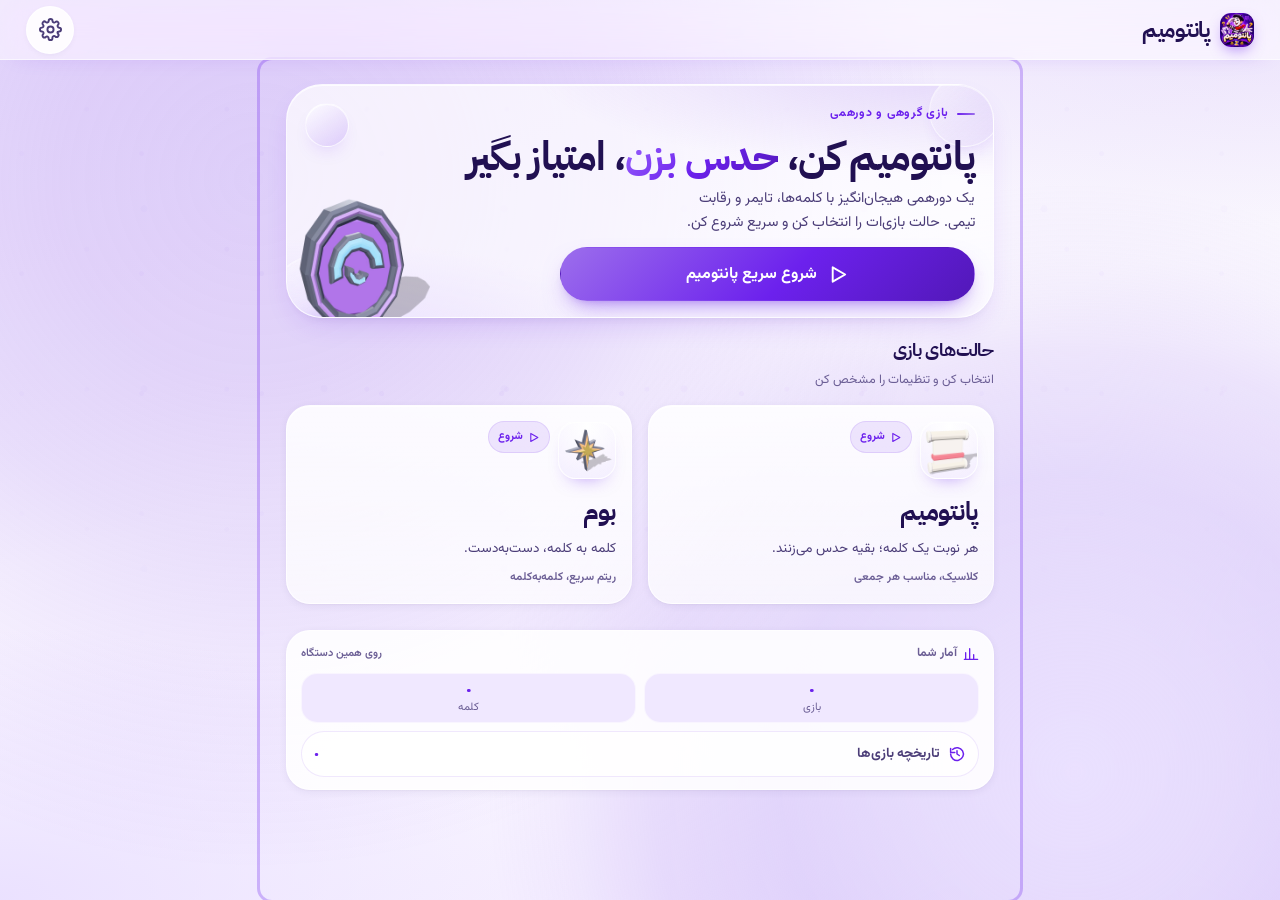
<file: index.html>
<!DOCTYPE html>
<html lang="fa" dir="rtl">
<head>
  <meta charset="UTF-8">
  <meta name="viewport" content="width=device-width, initial-scale=1, viewport-fit=cover, interactive-widget=resizes-content">
  <meta name="theme-color" content="#F7F3FF">
  <meta name="description" content="پانتومیم — بازی گروهی پانتومیم و حدس کلمه. کاملاً رایگان، بدون تبلیغات.">
  <title>پانتومیم | بازی گروهی پانتومیم</title>

  <!-- ضدکش: سرویس‌ورکر/کش قدیمی را پاک و صفحه را تازه می‌کند -->
  <script>
  (function () {
    try {
      var V = '2.5.20', K = 'adabazi_ver';
      var native = !!(window.Capacitor && window.Capacitor.isNativePlatform && window.Capacitor.isNativePlatform());
      if (native || location.protocol === 'file:') return;
      if (localStorage.getItem(K) === V) return;
      localStorage.setItem(K, V);
      var need = false, jobs = [];
      if (window.caches && window.caches.keys) {
        jobs.push(window.caches.keys().then(function (ks) {
          if (!ks.length) return null;
          need = true;
          return Promise.all(ks.map(function (n) { return window.caches.delete(n); }));
        }).catch(function () {}));
      }
      if (navigator.serviceWorker && navigator.serviceWorker.getRegistrations) {
        jobs.push(navigator.serviceWorker.getRegistrations().then(function (rs) {
          if (!rs.length) return null;
          need = true;
          return Promise.all(rs.map(function (r) { return r.unregister(); }));
        }).catch(function () {}));
      }
      Promise.all(jobs).then(function () { if (need) location.reload(); });
    } catch (e) {}
  })();
  </script>

<link rel="manifest" href="manifest.json">
  <link rel="icon" href="icons/icon-app.png" type="image/png">
  <link rel="apple-touch-icon" href="icons/icon-192.png">
  <meta name="apple-mobile-web-app-capable" content="yes">
  <meta name="mobile-web-app-capable" content="yes">
  <meta name="apple-mobile-web-app-status-bar-style" content="default">

  <link rel="preload" href="fonts/Vazirmatn-arabic.woff2" as="font" type="font/woff2" crossorigin>
  <link rel="preload" href="fonts/PlexArabic-700-arabic.woff2" as="font" type="font/woff2" crossorigin>
  <link rel="stylesheet" href="fonts/fonts.css">

  <link rel="stylesheet" href="css/tokens.css?v=2.5.20">
  <link rel="stylesheet" href="css/app.css?v=2.5.20">
</head>
<body>
  <div class="aurora" aria-hidden="true"><div class="aurora-grid"></div></div>

  <a class="skip-link" href="#main">پرش به محتوای اصلی</a>

  <header class="topbar" id="topbar">
    <button class="icon-btn" id="btn-back" type="button" aria-label="بازگشت" hidden></button>
    <div class="brand" id="brand">
      <img class="brand-mark" src="icons/icon-brand.png" alt="" width="34" height="34">
      <span class="brand-name">پانتومیم</span>
    </div>
    <div class="topbar-actions">
      <button class="icon-btn" id="btn-settings" type="button" aria-label="تنظیمات"></button>
    </div>
  </header>

  <main id="main" class="main" tabindex="-1"></main>

  <div id="toast-region" class="toast-region" role="status" aria-live="polite" aria-atomic="true"></div>
  <div id="modal-root"></div>

  <noscript>
    <div class="noscript">برای اجرای این بازی باید جاوااسکریپت مرورگر فعال باشد.</div>
  </noscript>

  <script src="js/icons.js?v=2.5.20"></script>
  <script src="js/assets3d.js?v=2.5.20"></script>
  <script src="js/store.js?v=2.5.20"></script>
  <script src="js/audio.js?v=2.5.20"></script>
  <script src="js/data.js?v=2.5.20"></script>
  <script src="js/confetti.js?v=2.5.20"></script>
  <script src="js/game.js?v=2.5.20"></script>
  <script src="js/app.js?v=2.5.20"></script>
</body>
</html>
</file>
<file: fonts/fonts.css>
/* فونت‌های محلی — بدون نیاز به اینترنت (OFL License) */

/* Lalezar — عربی/فارسی */
@font-face {
  font-family: 'Lalezar';
  font-style: normal;
  font-weight: 400;
  font-display: swap;
  src: url('Lalezar-arabic.woff2') format('woff2');
  unicode-range: U+0600-06FF, U+0750-077F, U+0870-0891, U+0897-08E1, U+08E3-08FF, U+200C-200E, U+2010-2011, U+204F, U+2E41, U+FB50-FDFF, U+FE70-FE74, U+FE76-FEFC, U+102E0-102FB, U+10E60-10E7E, U+10EC2-10EC7, U+10EC9-10EEE, U+10EF0-10EFF, U+1EE00-1EE03, U+1EE05-1EE1F, U+1EE21-1EE22, U+1EE24, U+1EE27, U+1EE29-1EE32, U+1EE34-1EE37, U+1EE39, U+1EE3B, U+1EE42, U+1EE47, U+1EE49, U+1EE4B, U+1EE4D-1EE4F, U+1EE51-1EE52, U+1EE54, U+1EE57, U+1EE59, U+1EE5B, U+1EE5D, U+1EE5F, U+1EE61-1EE62, U+1EE64, U+1EE67-1EE6A, U+1EE6C-1EE72, U+1EE74-1EE77, U+1EE79-1EE7C, U+1EE7E, U+1EE80-1EE89, U+1EE8B-1EE9B, U+1EEA1-1EEA3, U+1EEA5-1EEA9, U+1EEAB-1EEBB, U+1EEF0-1EEF1;
}

/* Lalezar — لاتین */
@font-face {
  font-family: 'Lalezar';
  font-style: normal;
  font-weight: 400;
  font-display: swap;
  src: url('Lalezar-latin.woff2') format('woff2');
  unicode-range: U+0000-00FF, U+0131, U+0152-0153, U+02BB-02BC, U+02C6, U+02DA, U+02DC, U+0304, U+0308, U+0329, U+2000-206F, U+20AC, U+2122, U+2191, U+2193, U+2212, U+2215, U+FEFF, U+FFFD;
}

/* Vazirmatn — عربی/فارسی (متغیر ۱۰۰ تا ۹۰۰) */
@font-face {
  font-family: 'Vazirmatn';
  font-style: normal;
  font-weight: 100 900;
  font-display: swap;
  src: url('Vazirmatn-arabic.woff2') format('woff2');
  unicode-range: U+0600-06FF, U+0750-077F, U+0870-0891, U+0897-08E1, U+08E3-08FF, U+200C-200E, U+2010-2011, U+204F, U+2E41, U+FB50-FDFF, U+FE70-FE74, U+FE76-FEFC, U+102E0-102FB, U+10E60-10E7E, U+10EC2-10EC7, U+10EC9-10EEE, U+10EF0-10EFF, U+1EE00-1EE03, U+1EE05-1EE1F, U+1EE21-1EE22, U+1EE24, U+1EE27, U+1EE29-1EE32, U+1EE34-1EE37, U+1EE39, U+1EE3B, U+1EE42, U+1EE47, U+1EE49, U+1EE4B, U+1EE4D-1EE4F, U+1EE51-1EE52, U+1EE54, U+1EE57, U+1EE59, U+1EE5B, U+1EE5D, U+1EE5F, U+1EE61-1EE62, U+1EE64, U+1EE67-1EE6A, U+1EE6C-1EE72, U+1EE74-1EE77, U+1EE79-1EE7C, U+1EE7E, U+1EE80-1EE89, U+1EE8B-1EE9B, U+1EEA1-1EEA3, U+1EEA5-1EEA9, U+1EEAB-1EEBB, U+1EEF0-1EEF1;
}

/* Vazirmatn — لاتین (متغیر ۱۰۰ تا ۹۰۰) */
@font-face {
  font-family: 'Vazirmatn';
  font-style: normal;
  font-weight: 100 900;
  font-display: swap;
  src: url('Vazirmatn-latin.woff2') format('woff2');
  unicode-range: U+0000-00FF, U+0131, U+0152-0153, U+02BB-02BC, U+02C6, U+02DA, U+02DC, U+0304, U+0308, U+0329, U+2000-206F, U+20AC, U+2122, U+2191, U+2193, U+2212, U+2215, U+FEFF, U+FFFD;
}

/* IBM Plex Sans Arabic — فونت نمایشی مدرن برای تیترها */
@font-face {
  font-family: 'Plex Arabic';
  font-style: normal;
  font-weight: 500;
  font-display: swap;
  src: url('PlexArabic-500-arabic.woff2') format('woff2');
  unicode-range: U+0600-06FF, U+0750-077F, U+0870-0891, U+0897-08E1, U+08E3-08FF, U+200C-200E, U+2010-2011, U+204F, U+2E41, U+FB50-FDFF, U+FE70-FE74, U+FE76-FEFC, U+102E0-102FB, U+10E60-10E7E, U+10EC2-10EC7, U+10EC9-10EEE, U+10EF0-10EFF, U+1EE00-1EE03, U+1EE05-1EE1F, U+1EE21-1EE22, U+1EE24, U+1EE27, U+1EE29-1EE32, U+1EE34-1EE37, U+1EE39, U+1EE3B, U+1EE42, U+1EE47, U+1EE49, U+1EE4B, U+1EE4D-1EE4F, U+1EE51-1EE52, U+1EE54, U+1EE57, U+1EE59, U+1EE5B, U+1EE5D, U+1EE5F, U+1EE61-1EE62, U+1EE64, U+1EE67-1EE6A, U+1EE6C-1EE72, U+1EE74-1EE77, U+1EE79-1EE7C, U+1EE7E, U+1EE80-1EE89, U+1EE8B-1EE9B, U+1EEA1-1EEA3, U+1EEA5-1EEA9, U+1EEAB-1EEBB, U+1EEF0-1EEF1;
}

@font-face {
  font-family: 'Plex Arabic';
  font-style: normal;
  font-weight: 500;
  font-display: swap;
  src: url('PlexArabic-500-latin-ext.woff2') format('woff2');
  unicode-range: U+0100-02BA, U+02BD-02C5, U+02C7-02CC, U+02CE-02D7, U+02DD-02FF, U+0304, U+0308, U+0329, U+1D00-1DBF, U+1E00-1E9F, U+1EF2-1EFF, U+2020, U+20A0-20AB, U+20AD-20C4, U+2113, U+2C60-2C7F, U+A720-A7FF;
}

@font-face {
  font-family: 'Plex Arabic';
  font-style: normal;
  font-weight: 500;
  font-display: swap;
  src: url('PlexArabic-500-latin.woff2') format('woff2');
  unicode-range: U+0000-00FF, U+0131, U+0152-0153, U+02BB-02BC, U+02C6, U+02DA, U+02DC, U+0304, U+0308, U+0329, U+2000-206F, U+20AC, U+2122, U+2191, U+2193, U+2212, U+2215, U+FEFF, U+FFFD;
}

@font-face {
  font-family: 'Plex Arabic';
  font-style: normal;
  font-weight: 600;
  font-display: swap;
  src: url('PlexArabic-600-arabic.woff2') format('woff2');
  unicode-range: U+0600-06FF, U+0750-077F, U+0870-0891, U+0897-08E1, U+08E3-08FF, U+200C-200E, U+2010-2011, U+204F, U+2E41, U+FB50-FDFF, U+FE70-FE74, U+FE76-FEFC, U+102E0-102FB, U+10E60-10E7E, U+10EC2-10EC7, U+10EC9-10EEE, U+10EF0-10EFF, U+1EE00-1EE03, U+1EE05-1EE1F, U+1EE21-1EE22, U+1EE24, U+1EE27, U+1EE29-1EE32, U+1EE34-1EE37, U+1EE39, U+1EE3B, U+1EE42, U+1EE47, U+1EE49, U+1EE4B, U+1EE4D-1EE4F, U+1EE51-1EE52, U+1EE54, U+1EE57, U+1EE59, U+1EE5B, U+1EE5D, U+1EE5F, U+1EE61-1EE62, U+1EE64, U+1EE67-1EE6A, U+1EE6C-1EE72, U+1EE74-1EE77, U+1EE79-1EE7C, U+1EE7E, U+1EE80-1EE89, U+1EE8B-1EE9B, U+1EEA1-1EEA3, U+1EEA5-1EEA9, U+1EEAB-1EEBB, U+1EEF0-1EEF1;
}

@font-face {
  font-family: 'Plex Arabic';
  font-style: normal;
  font-weight: 600;
  font-display: swap;
  src: url('PlexArabic-600-latin-ext.woff2') format('woff2');
  unicode-range: U+0100-02BA, U+02BD-02C5, U+02C7-02CC, U+02CE-02D7, U+02DD-02FF, U+0304, U+0308, U+0329, U+1D00-1DBF, U+1E00-1E9F, U+1EF2-1EFF, U+2020, U+20A0-20AB, U+20AD-20C4, U+2113, U+2C60-2C7F, U+A720-A7FF;
}

@font-face {
  font-family: 'Plex Arabic';
  font-style: normal;
  font-weight: 600;
  font-display: swap;
  src: url('PlexArabic-600-latin.woff2') format('woff2');
  unicode-range: U+0000-00FF, U+0131, U+0152-0153, U+02BB-02BC, U+02C6, U+02DA, U+02DC, U+0304, U+0308, U+0329, U+2000-206F, U+20AC, U+2122, U+2191, U+2193, U+2212, U+2215, U+FEFF, U+FFFD;
}

@font-face {
  font-family: 'Plex Arabic';
  font-style: normal;
  font-weight: 700;
  font-display: swap;
  src: url('PlexArabic-700-arabic.woff2') format('woff2');
  unicode-range: U+0600-06FF, U+0750-077F, U+0870-0891, U+0897-08E1, U+08E3-08FF, U+200C-200E, U+2010-2011, U+204F, U+2E41, U+FB50-FDFF, U+FE70-FE74, U+FE76-FEFC, U+102E0-102FB, U+10E60-10E7E, U+10EC2-10EC7, U+10EC9-10EEE, U+10EF0-10EFF, U+1EE00-1EE03, U+1EE05-1EE1F, U+1EE21-1EE22, U+1EE24, U+1EE27, U+1EE29-1EE32, U+1EE34-1EE37, U+1EE39, U+1EE3B, U+1EE42, U+1EE47, U+1EE49, U+1EE4B, U+1EE4D-1EE4F, U+1EE51-1EE52, U+1EE54, U+1EE57, U+1EE59, U+1EE5B, U+1EE5D, U+1EE5F, U+1EE61-1EE62, U+1EE64, U+1EE67-1EE6A, U+1EE6C-1EE72, U+1EE74-1EE77, U+1EE79-1EE7C, U+1EE7E, U+1EE80-1EE89, U+1EE8B-1EE9B, U+1EEA1-1EEA3, U+1EEA5-1EEA9, U+1EEAB-1EEBB, U+1EEF0-1EEF1;
}

@font-face {
  font-family: 'Plex Arabic';
  font-style: normal;
  font-weight: 700;
  font-display: swap;
  src: url('PlexArabic-700-latin-ext.woff2') format('woff2');
  unicode-range: U+0100-02BA, U+02BD-02C5, U+02C7-02CC, U+02CE-02D7, U+02DD-02FF, U+0304, U+0308, U+0329, U+1D00-1DBF, U+1E00-1E9F, U+1EF2-1EFF, U+2020, U+20A0-20AB, U+20AD-20C4, U+2113, U+2C60-2C7F, U+A720-A7FF;
}

@font-face {
  font-family: 'Plex Arabic';
  font-style: normal;
  font-weight: 700;
  font-display: swap;
  src: url('PlexArabic-700-latin.woff2') format('woff2');
  unicode-range: U+0000-00FF, U+0131, U+0152-0153, U+02BB-02BC, U+02C6, U+02DA, U+02DC, U+0304, U+0308, U+0329, U+2000-206F, U+20AC, U+2122, U+2191, U+2193, U+2212, U+2215, U+FEFF, U+FFFD;
}
</file>
<file: css/tokens.css>
/* ============================================================
   پانتومیم — Design System Foundation (Phase 1)
   هویت: Premium Playful 3D · Soft Glassmorphism · Purple Game
   اصول: خوانایی، عمق نرم، سلسله‌مراتب واضح، RTL، موبایل‌اول
   ============================================================ */

:root {
  /* ---------- رنگ‌های هسته (پالت کاربر) ---------- */
  --purple-900: #211052;
  --purple-700: #5218B8;
  --purple-600: #6C21ED; /* Primary */
  --purple-400: #9C6EEC; /* Secondary */
  --purple-200: #E9DFFF; /* Light */
  --purple-050: #F7F3FF; /* Background */
  --white:      #FFFFFF;

  /* ---------- بستر و سطوح ---------- */
  --bg:          var(--purple-050);
  --bg-2:        var(--white);
  --surface:     rgba(255, 255, 255, .78);   /* glass card */
  --surface-strong: rgba(255, 255, 255, .92);
  --surface-2:   rgba(255, 255, 255, .9);
  --surface-3:   #F0E8FF;   /* elevated tint */
  --surface-4:   #E4D7FF;

  /* ---------- متن ---------- */
  --text:         var(--purple-900);
  --text-dim:     #4B3D78;
  --text-faint:   #6B5E95;
  --text-on-accent: #FFFFFF;

  /* ---------- برند و تأکید ---------- */
  --primary:      var(--purple-600);
  --primary-2:    var(--purple-400);
  --primary-ink:  var(--purple-700);
  --primary-soft: rgba(108, 33, 237, .10);
  --primary-soft-2: rgba(108, 33, 237, .16);
  --indigo:       #5B3FD6;
  --indigo-soft:  rgba(91, 63, 214, .10);
  --accent:       var(--primary);
  --accent-soft:  var(--primary-soft);

  /* ---------- گرادیانت‌ها (امضای بصری) ---------- */
  --grad-primary: linear-gradient(135deg, #A06BFF 0%, var(--primary) 52%, var(--primary-ink) 100%);
  --grad-primary-soft: linear-gradient(135deg, rgba(156,110,236,.22), rgba(108,33,237,.10));
  --grad-surface: linear-gradient(180deg, rgba(255,255,255,.88), rgba(255,255,255,.72));
  --grad-hero: radial-gradient(120% 90% at 100% -10%, rgba(156,110,236,.28), transparent 55%),
               radial-gradient(90% 80% at 0% 110%, rgba(233,223,255,.95), transparent 55%),
               rgba(255,255,255,.70);

  /* ---------- وضعیت‌ها ---------- */
  --success:      #16A34A;
  --success-soft: rgba(22, 163, 74, .12);
  --warning:      #EA580C;
  --warning-soft: rgba(234, 88, 12, .12);
  --danger:       #DC2626;
  --danger-soft:  rgba(220, 38, 38, .10);
  --info:         #0891B2;
  --info-soft:    rgba(8, 145, 178, .12);
  --amber:        #D97706;

  /* ---------- خطوط و شیشه ---------- */
  --line:         rgba(108, 33, 237, .10);
  --line-2:       rgba(108, 33, 237, .16);
  --line-3:       rgba(108, 33, 237, .24);
  --line-accent:  rgba(108, 33, 237, .28);
  --glass-border: rgba(255, 255, 255, .72);
  --glass-border-strong: rgba(255, 255, 255, .86);
  --focus-ring:   0 0 0 3px rgba(108, 33, 237, .28);

  /* ---------- شعاع ---------- */
  --r-xs:  12px;
  --r-sm:  16px;
  --r-md:  22px;
  --r-lg:  30px;
  --r-xl:  36px;
  --r-pill: 999px;

  /* ---------- فاصله (ریتم ۴/۸) ---------- */
  --s-1: 4px;
  --s-2: 8px;
  --s-3: 12px;
  --s-4: 16px;
  --s-5: 24px;
  --s-6: 32px;
  --s-7: 48px;
  --s-8: 64px;

  /* ---------- عمق و سایه (۳ سطح) ---------- */
  --shadow-1: 0 2px 8px rgba(33, 16, 82, .06), 0 1px 2px rgba(33, 16, 82, .04);
  --shadow-2: 0 12px 30px -12px rgba(108, 33, 237, .22), 0 6px 14px -8px rgba(33, 16, 82, .10);
  --shadow-3: 0 30px 60px -20px rgba(108, 33, 237, .26), 0 10px 24px -10px rgba(33, 16, 82, .12);
  --shadow-primary: 0 12px 26px -10px rgba(108, 33, 237, .55), 0 4px 10px -6px rgba(82, 24, 184, .35);
  --inset-highlight: inset 0 1px 0 rgba(255,255,255,.75);

  /* ---------- بلور ---------- */
  --blur-sm: 10px;
  --blur-md: 16px;
  --blur-lg: 22px;

  /* ---------- تایپوگرافی ---------- */
  --font-display: 'Plex Arabic', 'Vazirmatn', system-ui, sans-serif;
  --font-ui:      'Vazirmatn', system-ui, -apple-system, 'Segoe UI', sans-serif;
  --font-word:    'Lalezar', 'Plex Arabic', system-ui, sans-serif;

  --fs-display: clamp(32px, 8.4vw, 52px);
  --fs-h1:      clamp(24px, 5.8vw, 34px);
  --fs-h2:      clamp(20px, 4.6vw, 25px);
  --fs-h3:      clamp(17px, 3.8vw, 20px);
  --fs-body:    clamp(15px, 3.6vw, 16.5px);
  --fs-sm:      13.5px;
  --fs-xs:      12px;

  --lh-tight: 1.25;
  --lh-snug:  1.45;
  --lh-body:  1.8;

  /* ---------- حرکت ---------- */
  --ease:      cubic-bezier(.2, .8, .2, 1);
  --ease-out:  cubic-bezier(.16, 1, .3, 1);
  --ease-back: cubic-bezier(.34, 1.35, .5, 1);
  --t-fast: 140ms;
  --t:      220ms;
  --t-slow: 340ms;

  /* ---------- چیدمان ---------- */
  --gutter: clamp(16px, 4.6vw, 26px);
  --maxw:   760px;
  --topbar-h: 60px;
  --dock-h: 88px;

  --section-gap: 28px;
  --pad-card: 18px;
  --pad-lg: 26px;

  /* ---------- آیکون ---------- */
  --icon-xs: 16px;
  --icon-sm: 19px;
  --icon-md: 23px;
  --icon-lg: 29px;
  --icon-xl: 36px;

  /* ---------- لایه‌ها ---------- */
  --z-bg: 0;
  --z-main: 1;
  --z-topbar: 40;
  --z-dock: 45;
  --z-toast: 60;
  --z-modal: 80;
}

@media (min-width: 768px) {
  :root {
    --section-gap: 40px;
    --pad-card: 22px;
    --pad-lg: 32px;
  }
}

/* رنگ تیم‌ها */
.t-0 { --team: #6C21ED; }
.t-1 { --team: #E11D48; }
.t-2 { --team: #0891B2; }
.t-3 { --team: #2563EB; }
.t-4 { --team: #16A34A; }
.t-5 { --team: #DB2777; }

@media (prefers-reduced-motion: reduce) {
  :root {
    --t-fast: 1ms; --t: 1ms; --t-slow: 1ms;
    --ease: linear; --ease-out: linear; --ease-back: linear;
  }
  *, *::before, *::after {
    animation-duration: .001ms !important;
    animation-iteration-count: 1 !important;
    transition-duration: .001ms !important;
    scroll-behavior: auto !important;
  }
}
</file>
<file: css/app.css>
/* ============================================================
   پانتومیم — استایل اصلی
   Premium Playful 3D · Soft Glassmorphism · Purple Aesthetic
   RTL · Mobile First
   ============================================================ */

*, *::before, *::after { box-sizing: border-box; }
[hidden] { display: none !important; }

html, body { height: 100%; }
/* اسکرول عمودی داخل ناحیه‌ی محتوا (.main) انجام می‌شود، نه روی خود body.
   نتیجه: صفحه‌های کوتاه هیچ اسکرول اضافه‌ای ندارند، داک پایین همیشه
   در پایین ناحیه‌ی دید می‌ماند و اسکرول بین صفحه‌ها همیشه از بالا شروع می‌شود. */
html { overflow: hidden; overflow-x: clip; }

body {
  margin: 0;
  display: flex;
  flex-direction: column;
  height: 100vh;
  height: 100dvh;
  overflow: hidden;
  background: var(--bg);
  color: var(--text);
  font-family: var(--font-ui);
  font-size: var(--fs-body);
  line-height: var(--lh-body);
  -webkit-font-smoothing: antialiased;
  text-rendering: optimizeLegibility;
  min-height: 100dvh;
}

::selection { background: rgba(108, 33, 237, .22); color: var(--text); }

/* اندازه‌ی پیش‌فرض آیکون‌های تزریق‌شده */
.main svg { width: var(--icon-md); height: var(--icon-md); }

/* ---------- پس‌زمینه: صحنه گرادیانی با عمق نرم ---------- */
.aurora {
  position: fixed;
  inset: 0;
  z-index: var(--z-bg);
  pointer-events: none;
  overflow: hidden;
  background:
    radial-gradient(120% 70% at 100% 0%, rgba(156,110,236,.18), transparent 55%),
    radial-gradient(90% 60% at 0% 100%, rgba(233,223,255,.9), transparent 50%),
    linear-gradient(165deg, #F7F3FF 0%, #FFFFFF 46%, #F1E9FF 100%);
}
/* لکه‌های نور پس‌زمینه — به‌جای filter: blur(80px) که روی GPU بسیار پرهزینه بود،
   از گرادیان چندمرحله‌ای نرم استفاده می‌شود (ظاهر یکسان، رندر چند برابر سریع‌تر). */
.aurora::before,
.aurora::after {
  content: "";
  position: absolute;
  border-radius: 50%;
  will-change: opacity;
}
.aurora::before {
  width: 108vw; height: 108vw;
  top: -40vw; inset-inline-end: -34vw;
  background: radial-gradient(circle closest-side,
    rgba(156, 110, 236, .30) 0%,
    rgba(146, 92, 232, .25) 28%,
    rgba(122, 60, 232, .16) 52%,
    rgba(108, 33, 237, .08) 72%,
    rgba(108, 33, 237, .03) 88%,
    transparent 100%);
}
.aurora::after {
  width: 92vw; height: 92vw;
  bottom: -36vw; inset-inline-start: -30vw;
  background: radial-gradient(circle closest-side,
    rgba(233, 223, 255, .92) 0%,
    rgba(226, 214, 252, .78) 26%,
    rgba(196, 172, 246, .40) 50%,
    rgba(156, 110, 236, .16) 72%,
    rgba(156, 110, 236, .05) 88%,
    transparent 100%);
}
.aurora-grid {
  position: absolute;
  inset: 0;
  opacity: .28;
  background-image:
    radial-gradient(circle at 18% 28%, rgba(108, 33, 237, .10) 0 2px, transparent 3px),
    radial-gradient(circle at 80% 16%, rgba(156, 110, 236, .12) 0 3px, transparent 4px),
    radial-gradient(circle at 62% 78%, rgba(108, 33, 237, .08) 0 2px, transparent 3px);
  background-size: 120px 120px, 180px 180px, 140px 140px;
  mask-image: radial-gradient(ellipse 90% 70% at 50% 30%, #000 30%, transparent 85%);
}

/* ---------- دسترس‌پذیری ---------- */
.skip-link {
  position: fixed;
  top: -120px;
  inset-inline-end: 16px;
  z-index: 200;
  background: var(--primary);
  color: #fff;
  padding: 12px 20px;
  border-radius: var(--r-sm);
  font-weight: 700;
  transition: top var(--t) var(--ease-out);
}
.skip-link:focus { top: 14px; }

:focus-visible {
  outline: none;
  box-shadow: var(--focus-ring);
  border-radius: var(--r-xs);
}

.noscript {
  margin: 24px;
  padding: 20px;
  background: var(--surface);
  border: 1px solid var(--line);
  border-radius: var(--r-md);
  text-align: center;
}

/* ---------- نوار بالا ---------- */
.topbar {
  position: sticky;
  top: 0;
  flex: none;
  z-index: var(--z-topbar);
  min-height: calc(var(--topbar-h) + env(safe-area-inset-top));
  display: flex;
  align-items: center;
  gap: var(--s-3);
  padding: env(safe-area-inset-top) var(--gutter) 0;
  background: rgba(255, 255, 255, .52);
  backdrop-filter: blur(var(--blur-md)) saturate(160%);
  -webkit-backdrop-filter: blur(var(--blur-md)) saturate(160%);
  border-bottom: 1px solid rgba(255, 255, 255, .55);
  box-shadow: 0 8px 24px -18px rgba(108, 33, 237, .28);
}

.brand { display: flex; align-items: center; gap: 10px; }
.brand-mark {
  width: 34px; height: 34px;
  flex: none;
  border-radius: 11px;
  object-fit: cover;
  box-shadow: 0 6px 14px -4px rgba(108, 33, 237, .5);
}
.brand-name {
  font-family: var(--font-display);
  font-size: 22px;
  font-weight: 700;
  line-height: 1;
  letter-spacing: -.01em;
}
.topbar-actions { margin-inline-start: auto; display: flex; align-items: center; gap: var(--s-2); }

.icon-btn {
  width: 48px; height: 48px;
  display: grid; place-items: center;
  border-radius: var(--r-pill);
  border: 1px solid rgba(255, 255, 255, .7);
  background: rgba(255, 255, 255, .88);
  color: var(--text-dim);
  cursor: pointer;
  -webkit-tap-highlight-color: transparent;
  touch-action: manipulation;
  box-shadow: 0 2px 8px -4px rgba(33, 16, 82, .12);
  transition: background var(--t) var(--ease), color var(--t) var(--ease), border-color var(--t) var(--ease), transform var(--t-fast) var(--ease), box-shadow var(--t) var(--ease);
}
.icon-btn:hover { color: var(--primary); border-color: var(--line-2); background: #fff; box-shadow: 0 6px 14px -8px rgba(108, 33, 237, .28); }
.icon-btn:active { transform: scale(.94); }
.icon-btn svg { width: var(--icon-md); height: var(--icon-md); }

/* ---------- چیدمان ---------- */
.main {
  position: relative;
  z-index: var(--z-main);
  flex: 1 1 auto;
  min-height: 0;
  max-width: var(--maxw);
  width: 100%;
  margin: 0 auto;
  padding: var(--s-5) var(--gutter) 0;
  overflow-y: auto;
  overflow-x: clip;
  overscroll-behavior-y: contain;
  -webkit-overflow-scrolling: touch;
}
.main:focus { outline: none; }

/* صفحه همیشه به اندازه‌ی ناحیه‌ی دید قد می‌کشد (بدون اسکرول اضافی)
   و فاصله‌ی پایین همان مقدار طراحی اصلی است. */
.screen {
  min-height: 100%;
  padding-bottom: calc(var(--s-8) + env(safe-area-inset-bottom));
  animation: rise var(--t-slow) var(--ease-out) both;
}
@keyframes rise {
  from { opacity: 0; transform: translateY(10px); }
  to   { opacity: 1; transform: none; }
}

/* ---------- عنوان بخش ---------- */
.lead { color: var(--text-dim); margin: 0 0 var(--s-4); font-size: var(--fs-body); }
.section-head {
  display: flex;
  align-items: center;
  justify-content: center;
  gap: 10px;
  text-align: center;
  margin: 24px 0 var(--s-3);
}
.section-head:first-child { margin-top: 0; }
.section-head .sh-bar {
  width: 3px; height: 18px;
  border-radius: 2px;
  background: var(--primary);
  flex: none;
}
.section-head .sh-txt { min-width: 0; }
.section-head h2 {
  font-family: var(--font-display);
  font-size: var(--fs-h3);
  font-weight: 700;
  letter-spacing: -.01em;
  margin: 0;
  line-height: var(--lh-tight);
}
.section-head p {
  margin: 3px 0 0;
  font-size: var(--fs-xs);
  color: var(--text-faint);
  line-height: 1.7;
}

/* ---------- کارت ---------- */
/* شیشه‌ی کارت بدون backdrop-filter (که روی GPU موبایل هر کارت یک
   snapshot از پس‌زمینه می‌گیرد و FPS اسکرول را نصف می‌کند).
   جبران با شفافیت بالاتر سطح انجام می‌شود تا ظاهر شیشه‌ای حفظ شود. */
.card {
  position: relative;
  background: rgba(255, 255, 255, .88);
  border: 1px solid rgba(255, 255, 255, .72);
  border-radius: var(--r-md);
  box-shadow: var(--shadow-1);
  padding: var(--pad-card);
}
.card-lg { border-radius: var(--r-lg); padding: var(--pad-lg); }
.card-accent { border-color: rgba(108, 33, 237, .18); box-shadow: var(--shadow-2); }

/* ---------- دکمه‌ها ---------- */
.btn {
  --btn-bg: rgba(255, 255, 255, .8);
  --btn-fg: var(--text);
  display: inline-flex;
  align-items: center;
  justify-content: center;
  gap: 9px;
  min-height: 52px;
  padding: 13px 22px;
  border: 1px solid var(--line-2);
  border-radius: var(--r-pill);
  background: var(--btn-bg);
  color: var(--btn-fg);
  font-family: var(--font-ui);
  font-size: var(--fs-body);
  font-weight: 700;
  cursor: pointer;
  -webkit-tap-highlight-color: transparent;
  touch-action: manipulation;
  box-shadow: 0 2px 8px -4px rgba(33, 16, 82, .10);
  transition: transform var(--t-fast) var(--ease), box-shadow var(--t) var(--ease), background var(--t) var(--ease), border-color var(--t) var(--ease), color var(--t) var(--ease), opacity var(--t) var(--ease);
}
.btn:hover { border-color: var(--line-3); box-shadow: 0 6px 16px -8px rgba(108, 33, 237, .20); }
.btn:active { transform: scale(.975); }
.btn:disabled { opacity: .45; cursor: default; transform: none; box-shadow: none; }
.btn svg { width: var(--icon-md); height: var(--icon-md); flex: none; }
.btn-lg { min-height: 58px; font-size: clamp(16px, 4.2vw, 18.5px); border-radius: var(--r-pill); }
.btn-block { width: 100%; }

.btn-primary {
  --btn-bg: linear-gradient(135deg, var(--primary-2) 0%, var(--primary) 55%, var(--primary-ink) 100%);
  --btn-fg: #fff;
  border-color: transparent;
  box-shadow: var(--shadow-primary);
}
.btn-primary:hover { filter: brightness(1.04); box-shadow: 0 14px 28px -10px rgba(108, 33, 237, .6); }
.btn-success {
  --btn-bg: linear-gradient(135deg, var(--primary-2) 0%, var(--primary) 55%, var(--primary-ink) 100%);
  --btn-fg: #fff;
  border-color: transparent;
  box-shadow: var(--shadow-primary);
}
.btn-success:hover { filter: brightness(1.04); }
.btn-danger {
  --btn-bg: linear-gradient(135deg, #EF4444, var(--danger));
  --btn-fg: #fff;
  border-color: transparent;
  box-shadow: 0 8px 20px -8px rgba(220, 38, 38, .45);
}
.btn-ghost {
  --btn-bg: rgba(255, 255, 255, .80);
  --btn-fg: var(--text-dim);
  border-color: var(--line-2);
  box-shadow: var(--shadow-1);
}
.btn-ghost:hover { --btn-fg: var(--text); border-color: var(--line-3); background: rgba(255, 255, 255, .85); }

/* ---------- داک پایین (نوار اقدام چسبانِ شیشه‌ای) ---------- */
.dock {
  position: sticky;
  bottom: 0;
  z-index: var(--z-dock);
  margin: var(--s-4) calc(var(--gutter) * -1) 0;
  padding: 14px var(--gutter) calc(14px + env(safe-area-inset-bottom));
  display: flex;
  gap: var(--s-2);
  /* محو نرم به سمت پس‌زمینه‌ی صفحه — بدون مستطیل سفید */
  background: linear-gradient(180deg, rgba(247, 243, 255, 0) 0%, rgba(247, 243, 255, .48) 46%, rgba(247, 243, 255, .88) 100%);
  -webkit-backdrop-filter: blur(16px) saturate(155%);
  backdrop-filter: blur(16px) saturate(155%);
}
.dock .btn { flex: 1; }

/* ---------- چیپ ---------- */
.chip {
  display: inline-flex;
  align-items: center;
  justify-content: center;
  gap: 7px;
  min-height: 46px;
  padding: 10px 16px;
  border: 1px solid var(--line-2);
  border-radius: var(--r-pill);
  background: rgba(255, 255, 255, .78);
  color: var(--text-dim);
  font-family: var(--font-ui);
  font-size: var(--fs-sm);
  font-weight: 700;
  cursor: pointer;
  -webkit-tap-highlight-color: transparent;
  touch-action: manipulation;
  transition: background var(--t) var(--ease), color var(--t) var(--ease), border-color var(--t) var(--ease), transform var(--t-fast) var(--ease), box-shadow var(--t) var(--ease);
}
.chip:hover { border-color: var(--line-3); color: var(--text); }
.chip:active { transform: scale(.96); }
.chip svg { width: var(--icon-sm); height: var(--icon-sm); }
.chip.is-on, .chip[aria-pressed="true"] {
  color: #fff;
  background: linear-gradient(135deg, var(--primary-2), var(--primary));
  border-color: transparent;
  box-shadow: var(--shadow-primary);
}
.chip-row { display: flex; flex-wrap: wrap; gap: var(--s-2); }
.chip-lg { min-height: 54px; padding: 12px 20px; font-size: var(--fs-body); font-weight: 700; }

.seg {
  display: grid;
  grid-auto-flow: column;
  grid-auto-columns: 1fr;
  gap: 4px;
  padding: 5px;
  border: 1px solid var(--line);
  border-radius: var(--r-md);
  background: var(--surface);
  box-shadow: var(--shadow-1);
}
.seg .chip { min-height: 44px; border-color: transparent; background: transparent; }
.seg .chip:hover { background: var(--surface-3); }
.seg .chip.is-on { background: var(--primary); box-shadow: var(--shadow-1); }

/* ---------- اورب آیکون ---------- */
.orb {
  display: grid;
  place-items: center;
  width: 52px; height: 52px;
  flex: none;
  border-radius: 16px;
  color: var(--orb, var(--primary));
  background: linear-gradient(145deg, color-mix(in srgb, var(--orb, var(--primary)) 18%, #fff), color-mix(in srgb, var(--orb, var(--primary)) 8%, #fff));
  border: 1px solid rgba(255, 255, 255, .7);
  box-shadow: 0 8px 16px -8px color-mix(in srgb, var(--orb, var(--primary)) 45%, transparent), inset 0 1px 0 rgba(255,255,255,.8);
}
.orb svg { width: var(--icon-lg); height: var(--icon-lg); }
.orb-sm { width: 40px; height: 40px; border-radius: 13px; }
.orb-sm svg { width: var(--icon-md); height: var(--icon-md); }

/* ---------- هیرو ---------- */
.hero {
  position: relative;
  overflow: hidden;
  padding: 22px 22px 20px;
  border-radius: var(--r-xl);
  border: 1px solid var(--glass-border);
  background: var(--grad-hero);
  box-shadow: var(--shadow-2), var(--inset-highlight);
}
.eyebrow {
  display: inline-flex;
  align-items: center;
  gap: 8px;
  font-size: var(--fs-xs);
  font-weight: 700;
  letter-spacing: .06em;
  color: var(--primary);
}
.eyebrow::before {
  content: "";
  width: 18px; height: 2px;
  border-radius: 2px;
  background: linear-gradient(90deg, var(--primary), var(--primary-2));
}
.hero h1 {
  font-family: var(--font-display);
  font-size: clamp(28px, 7.2vw, 46px);
  font-weight: 800;
  line-height: 1.22;
  letter-spacing: -.02em;
  margin: var(--s-2) 0 var(--s-2);
  color: var(--text);
}
.hero h1 em {
  font-style: normal;
  background: var(--grad-primary);
  -webkit-background-clip: text;
  background-clip: text;
  -webkit-text-fill-color: transparent;
}
.hero p {
  margin: 0 0 var(--s-4);
  color: var(--text-dim);
  font-size: var(--fs-body);
  line-height: 1.7;
  max-width: 44ch;
}
.hero-actions { display: flex; flex-wrap: wrap; gap: var(--s-2); }
.hero-actions .btn { flex: 1 1 100%; }
@media (min-width: 480px) { .hero-actions .btn { flex: 1 1 0; } }

/* ---------- خانه (بازطراحی) ---------- */
.home { display: flex; flex-direction: column; gap: 14px; }
.hero-home { padding: 18px 18px 16px; }
.hero-top { display: flex; align-items: center; justify-content: space-between; gap: 8px; position: relative; z-index: 1; }
.hero-badge {
  display: inline-flex; align-items: center; gap: 5px;
  padding: 5px 10px; border-radius: var(--r-pill);
  font-size: 11px; font-weight: 700; color: var(--primary-ink);
  background: rgba(255,255,255,.7); border: 1px solid var(--glass-border);
  box-shadow: var(--shadow-1);
}
.hero-badge svg { width: 14px; height: 14px; }
.hero-home h1 { font-size: clamp(26px, 6.8vw, 40px); margin: 8px 0 6px; position: relative; z-index: 1; }
.hero-home p { margin: 0 0 12px; font-size: 14.5px; line-height: 1.65; max-width: 38ch; position: relative; z-index: 1; }
.hero-home .hero-actions { position: relative; z-index: 1; }
.btn-hero { min-height: 54px; font-size: 16px; }
.hero-decor { position: absolute; inset: 0; pointer-events: none; }
.hero-bubble {
  position: absolute; border-radius: 50%;
  background: linear-gradient(145deg, rgba(255,255,255,.75), rgba(156,110,236,.18));
  border: 1px solid rgba(255,255,255,.7);
  box-shadow: var(--inset-highlight), 0 10px 20px -12px rgba(108,33,237,.35);
}
.hero-bubble.b1 { width: 72px; height: 72px; top: -10px; inset-inline-start: -8px; opacity: .7; }
.hero-bubble.b2 { width: 44px; height: 44px; top: 18px; inset-inline-end: 18px; background: linear-gradient(145deg, rgba(255,255,255,.8), rgba(108,33,237,.18)); }
.hero-bubble.b3 { width: 96px; height: 96px; bottom: -34px; inset-inline-end: -18px; opacity: .55; }

.home-section-head { margin-top: 2px; }
.home-section-head h2 { font-family: var(--font-display); font-size: 18px; font-weight: 800; margin: 0; letter-spacing: -.01em; }
.home-section-head p { margin: 2px 0 0; font-size: 12.5px; color: var(--text-faint); }
.home-modes { gap: 10px; }

.mode-card .mode-card-top { display: flex; align-items: flex-start; justify-content: space-between; gap: 8px; }
.mode-orb { width: 50px; height: 50px; border-radius: 16px; }
.mode-chip {
  display: inline-flex; align-items: center; gap: 4px;
  padding: 5px 9px; border-radius: var(--r-pill);
  font-size: 11px; font-weight: 700; color: var(--primary);
  background: var(--primary-soft); border: 1px solid rgba(108,33,237,.12);
}
.mode-chip svg { width: 13px; height: 13px; }
.mode-card-body { display: flex; flex-direction: column; gap: 4px; }
.mode-card-body h3 { margin: 0; font-family: var(--font-display); font-size: 18px; font-weight: 800; }
.mode-card-body p { margin: 0; font-size: 13px; color: var(--text-dim); line-height: 1.6; }
.mode-sub { font-size: 11.5px; color: var(--text-faint); font-weight: 600; margin-top: 2px; }
.mode-card-boom { background: linear-gradient(180deg, rgba(255,255,255,.82), rgba(245,238,255,.78)); }
.home-stats { margin-top: 0; }

/* ---------- خلاصه‌ی نتیجه سرعتی ---------- */
.speed-summary { display: flex; flex-wrap: wrap; gap: 8px; justify-content: center; margin-bottom: 12px; }
.speed-chip {
  display: inline-flex;
  align-items: baseline;
  gap: 5px;
  padding: 6px 12px;
  border-radius: var(--r-pill);
  background: var(--surface-3);
  border: 1px solid var(--line);
  font-size: var(--fs-xs);
  font-weight: 700;
  color: var(--text-dim);
}
.speed-chip b { font-family: var(--font-display); font-size: 17px; font-weight: 800; color: var(--text); line-height: 1; }
.speed-chip.is-ok { background: var(--success-soft); border-color: rgba(22, 163, 74, .2); }
.speed-chip.is-ok b { color: var(--success); }
.speed-chip.is-no { background: var(--danger-soft); border-color: rgba(220, 38, 38, .18); }
.speed-chip.is-no b { color: var(--danger); }
.speed-list { max-height: 32vh; overflow: auto; }

/* ---------- انتقال نوبت ---------- */
.handover-screen { display: flex; flex-direction: column; gap: 14px; }
.handover-hero {
  padding: 18px;
  border-radius: 26px;
  border-color: color-mix(in srgb, var(--team, var(--primary)) 26%, transparent);
  background:
    radial-gradient(120% 100% at 100% -10%, color-mix(in srgb, var(--team, var(--primary)) 16%, transparent), transparent 60%),
    var(--grad-surface);
  box-shadow: var(--shadow-2), var(--inset-highlight);
}
.handover-top { display: flex; align-items: center; gap: 14px; }
.handover-3d {
  flex: none;
  width: 74px; height: 74px;
  display: grid; place-items: center;
  border-radius: 22px;
  background: radial-gradient(120% 120% at 50% 8%, rgba(255, 255, 255, .95), color-mix(in srgb, var(--team, var(--primary)) 12%, #fff));
  border: 1px solid rgba(255, 255, 255, .8);
  box-shadow: 0 12px 22px -14px color-mix(in srgb, var(--team, var(--primary)) 70%, transparent), inset 0 1px 0 rgba(255, 255, 255, .9);
}
.handover-3d .a3d { width: 64px; height: 64px; }
.handover-copy { min-width: 0; flex: 1; }
.handover-copy .eyebrow { margin-bottom: 2px; }
.handover-copy h1 {
  margin: 2px 0 4px;
  font-family: var(--font-display);
  font-size: clamp(24px, 6.4vw, 32px);
  font-weight: 800;
  letter-spacing: -.02em;
  line-height: 1.2;
  color: var(--team, var(--primary));
}
.handover-copy p { margin: 0; color: var(--text-dim); font-size: 13.5px; }
.handover-board .team-row.is-next {
  border-color: color-mix(in srgb, var(--team, var(--primary)) 34%, transparent);
  box-shadow: 0 0 0 2px color-mix(in srgb, var(--team, var(--primary)) 14%, transparent), var(--shadow-1), var(--inset-highlight);
}
.handover-dock { margin-top: 2px; }

/* ---------- صفحه ساخت بازی ---------- */
.create { display: flex; flex-direction: column; gap: 14px; }
.create-hero { padding: 18px; }
.create-hero-top { display: flex; align-items: center; gap: 14px; }
.create-mode-orb { width: 58px; height: 58px; border-radius: 18px; }
.create-hero-copy { min-width: 0; flex: 1; }
.create-hero-copy .eyebrow { margin-bottom: 2px; }
.create-hero h1 {
  margin: 2px 0 4px;
  font-family: var(--font-display);
  font-size: clamp(24px, 6vw, 32px);
  font-weight: 800;
  letter-spacing: -.02em;
  line-height: 1.2;
}
.create-hero p { margin: 0; color: var(--text-dim); font-size: 14px; line-height: 1.65; }
.create-meta { display: flex; flex-wrap: wrap; gap: 8px; margin-top: 14px; }

.create-panel { padding: 16px; border-radius: 26px; }
.panel-head { display: flex; align-items: flex-start; gap: 12px; margin-bottom: 12px; }
.panel-icon {
  width: 42px; height: 42px; flex: none;
  display: grid; place-items: center;
  border-radius: 14px;
  color: var(--primary);
  background: var(--grad-primary-soft);
  border: 1px solid rgba(255,255,255,.7);
  box-shadow: var(--inset-highlight);
}
.panel-icon svg { width: 20px; height: 20px; }
.panel-head h2 { margin: 0; font-family: var(--font-display); font-size: 18px; font-weight: 800; letter-spacing: -.01em; }
.panel-head p { margin: 3px 0 0; font-size: 12.5px; color: var(--text-faint); line-height: 1.65; }
.panel-body { display: grid; gap: 10px; }

.create .field {
  padding: 14px;
  border-radius: 20px;
  background: linear-gradient(180deg, rgba(255,255,255,.82), rgba(255,255,255,.68));
  border: 1px solid rgba(255,255,255,.75);
}
.create .field .f-txt strong { font-size: 15px; }
.create .field .f-txt span { font-size: 12px; margin-top: 2px; line-height: 1.55; }
.create .stepper { gap: 8px; }
.create .step-btn {
  width: 44px; height: 44px; border-radius: 14px;
  background: rgba(255,255,255,.9);
  box-shadow: 0 4px 10px -6px rgba(33,16,82,.18), var(--inset-highlight);
}
.create .step-val { min-width: 40px; width: 56px; font-size: 22px; font-weight: 800; color: var(--text); }

.create-seg { border-radius: 18px; padding: 6px; gap: 6px; background: rgba(255,255,255,.55); }
.create-seg .chip { min-height: 46px; border-radius: 14px; font-size: 13.5px; }
.create-seg .chip.is-on { box-shadow: var(--shadow-primary); }

.create-dock { margin-top: var(--s-4); }

/* ---------- کارت حالت بازی ---------- */
.mode-card {
  display: flex;
  flex-direction: column;
  gap: 10px;
  padding: 15px;
  border-radius: 24px;
  border: 1px solid var(--glass-border);
  background: var(--grad-surface);
  box-shadow: var(--shadow-1), var(--inset-highlight);
  color: inherit;
  font: inherit;
  text-align: start;
  cursor: pointer;
  -webkit-tap-highlight-color: transparent;
  touch-action: manipulation;
  transition: transform var(--t) var(--ease), border-color var(--t) var(--ease), box-shadow var(--t) var(--ease);
}
.mode-card:active { transform: scale(.985); }
@media (hover: hover) {
  .mode-card:hover { transform: translateY(-3px); border-color: var(--line-2); box-shadow: var(--shadow-2), var(--inset-highlight); }
}
.mode-card h3 {
  font-family: var(--font-display);
  font-size: var(--fs-h2);
  font-weight: 700;
  letter-spacing: -.01em;
  margin: 0;
}
.mode-card p {
  margin: 0;
  color: var(--text-dim);
  font-size: var(--fs-sm);
  line-height: 1.7;
}
.mode-card .mc-meta {
  margin-top: auto;
  padding-top: var(--s-3);
  display: flex;
  align-items: center;
  gap: 8px;
  font-size: var(--fs-xs);
  font-weight: 700;
  color: var(--primary);
}
.mode-card .mc-meta svg { width: var(--icon-sm); height: var(--icon-sm); }

/* ---------- خط زمانی ---------- */
.timeline { display: grid; gap: var(--s-3); }
.tl-item {
  display: grid;
  grid-template-columns: 38px 1fr;
  gap: var(--s-3);
  align-items: start;
  padding: var(--s-4);
  border: 1px solid var(--line);
  border-radius: var(--r-md);
  background: var(--surface);
  box-shadow: var(--shadow-1);
}
.tl-num {
  width: 38px; height: 38px;
  display: grid; place-items: center;
  border-radius: 12px;
  background: var(--primary-soft);
  color: var(--primary);
  font-family: var(--font-display);
  font-size: 17px;
  font-weight: 700;
}
.tl-item h3 {
  font-family: var(--font-display);
  font-size: var(--fs-h3);
  font-weight: 700;
  margin: 0 0 4px;
}
.tl-item p { margin: 0; color: var(--text-dim); font-size: var(--fs-sm); line-height: 1.8; }

/* ---------- کارت آمار ---------- */
.stat-grid {
  display: grid;
  grid-template-columns: repeat(3, 1fr);
  gap: var(--s-2);
}
.stat-card {
  display: flex;
  flex-direction: column;
  gap: 10px;
  padding: var(--s-4) var(--s-3);
  border: 1px solid var(--line);
  border-radius: var(--r-md);
  background: var(--surface);
  box-shadow: var(--shadow-1);
  color: inherit;
  font: inherit;
  text-align: start;
  cursor: pointer;
  -webkit-tap-highlight-color: transparent;
  touch-action: manipulation;
  transition: transform var(--t-fast) var(--ease), border-color var(--t) var(--ease);
}
.stat-card:active { transform: scale(.97); }
.stat-card.is-static { cursor: default; }
.stat-card.is-static:active { transform: none; }
.stat-card .sc-orb { width: 36px; height: 36px; border-radius: 12px; }
.stat-card .sc-orb svg { width: var(--icon-md); height: var(--icon-md); }
.stat-card b {
  font-family: var(--font-display);
  font-size: 26px;
  font-weight: 700;
  line-height: 1;
  color: var(--primary);
}
.stat-card .sc-lbl { font-size: var(--fs-xs); color: var(--text-faint); line-height: 1.6; }

/* آمار فشرده (خانه) */
.stats-compact { padding: 12px 14px; margin-top: 12px; border-radius: 24px; }
.stats-compact-head { justify-content: space-between; width: 100%; }
.stats-title { display: inline-flex; align-items: center; gap: 6px; }
.stats-note { font-size: 11px; color: var(--text-faint); font-weight: 600; }
.stats-compact-head {
  display: inline-flex;
  align-items: center;
  gap: 6px;
  font-size: var(--fs-xs);
  font-weight: 700;
  color: var(--text-faint);
  margin-bottom: 8px;
}
.stats-compact-head svg { width: 16px; height: 16px; color: var(--primary); }
.stats-row { display: grid; grid-template-columns: repeat(2, 1fr); gap: 8px; align-items: stretch; }
.sc-mini {
  display: flex;
  flex-direction: column;
  align-items: center;
  justify-content: center;
  gap: 1px;
  min-height: 44px;
  padding: 6px 4px;
  border-radius: var(--r-sm);
  background: var(--surface-3);
  color: inherit;
  font: inherit;
  border: 1px solid rgba(255,255,255,.6);
  text-align: center;
}
.sc-mini b {
  font-family: var(--font-display);
  font-size: 19px;
  font-weight: 800;
  line-height: 1;
  color: var(--primary);
}
.sc-mini span { font-size: 11px; color: var(--text-faint); line-height: 1.4; }
.sc-history {
  display: flex;
  align-items: center;
  justify-content: space-between;
  gap: var(--s-2);
  width: 100%;
  margin-top: 8px;
  min-height: 40px;
  padding: 7px 12px;
  border: 1px solid var(--line);
  border-radius: var(--r-pill);
  background: rgba(255, 255, 255, .7);
  color: inherit;
  font: inherit;
  cursor: pointer;
  -webkit-tap-highlight-color: transparent;
  touch-action: manipulation;
  transition: background var(--t) var(--ease), border-color var(--t) var(--ease), transform var(--t-fast) var(--ease), box-shadow var(--t) var(--ease);
}
.sc-history:hover { background: #fff; border-color: var(--line-2); box-shadow: 0 4px 12px -8px rgba(108, 33, 237, .2); }
.sc-history:active { transform: scale(.99); }
.sc-history svg { width: 18px; height: 18px; color: var(--primary); flex: none; }
.sc-history span { flex: 1; text-align: start; font-size: var(--fs-sm); font-weight: 700; color: var(--text-dim); }
.sc-history b { font-family: var(--font-display); font-size: 17px; font-weight: 700; color: var(--primary); }

/* ---------- فهرست ---------- */
.list { display: grid; gap: var(--s-2); }
.list-row {
  display: flex;
  align-items: center;
  gap: var(--s-3);
  width: 100%;
  min-height: 62px;
  padding: var(--s-3) var(--s-4);
  border: 1px solid var(--line);
  border-radius: var(--r-md);
  background: var(--surface);
  box-shadow: var(--shadow-1);
  color: inherit;
  font: inherit;
  text-align: start;
  cursor: pointer;
  -webkit-tap-highlight-color: transparent;
  touch-action: manipulation;
  transition: transform var(--t-fast) var(--ease), border-color var(--t) var(--ease), box-shadow var(--t) var(--ease);
}
.list-row:hover { border-color: var(--line-3); box-shadow: var(--shadow-2); }
.list-row:active { transform: scale(.99); }
.list-row > svg { width: var(--icon-md); height: var(--icon-md); flex: none; color: var(--text-faint); }
.list-row .lr-txt { flex: 1; min-width: 0; }
.list-row .lr-txt strong { display: block; font-weight: 700; font-size: var(--fs-body); }
.list-row .lr-txt span { display: block; font-size: var(--fs-xs); color: var(--text-faint); }
.list-row .lr-val {
  font-family: var(--font-display);
  font-size: 21px;
  font-weight: 700;
  color: var(--primary);
  line-height: 1;
}

/* ---------- تیم‌ها ---------- */
.team-row {
  display: flex;
  align-items: center;
  gap: var(--s-3);
  padding: var(--s-3) var(--s-4);
  border: 1px solid var(--line);
  border-radius: var(--r-md);
  background: var(--surface);
  box-shadow: var(--shadow-1);
  transition: border-color var(--t) var(--ease), background var(--t) var(--ease);
}
.team-row + .team-row { margin-top: var(--s-2); }
.team-row.is-next {
  border-color: color-mix(in srgb, var(--team) 40%, transparent);
  background: color-mix(in srgb, var(--team) 6%, #fff);
}
.avatar {
  width: 42px; height: 42px;
  flex: none;
  display: grid; place-items: center;
  border-radius: 13px;
  background: var(--team);
  color: #fff;
  font-weight: 700;
  font-size: var(--fs-sm);
}
.team-row .tr-name { flex: 1; min-width: 0; font-weight: 700; }
.team-row .tr-score {
  font-family: var(--font-display);
  font-size: 23px;
  font-weight: 700;
  line-height: 1;
  color: var(--text);
}
.tr-badge {
  display: inline-flex;
  align-items: center;
  gap: 5px;
  font-size: var(--fs-xs);
  font-weight: 700;
  color: var(--primary);
  background: var(--primary-soft);
  border: 1px solid var(--line-accent);
  padding: 3px 9px;
  border-radius: var(--r-pill);
}
.tr-badge svg { width: 13px; height: 13px; }

/* ---------- پیل‌ها ---------- */
.pill-row { display: flex; flex-wrap: wrap; gap: var(--s-2); justify-content: center; }
.pill {
  display: inline-flex;
  align-items: center;
  gap: 7px;
  padding: 7px 14px;
  border-radius: var(--r-pill);
  border: 1px solid var(--line);
  background: var(--surface);
  font-size: var(--fs-xs);
  font-weight: 700;
  color: var(--text-dim);
  box-shadow: var(--shadow-1);
}
.pill svg { width: var(--icon-sm); height: var(--icon-sm); }
.pill-accent { color: var(--primary); border-color: var(--line-accent); background: var(--primary-soft); }

/* ---------- گیج ---------- */
.gauge {
  position: relative;
  width: clamp(160px, 44vw, 196px);
  aspect-ratio: 1;
  margin: var(--s-4) auto var(--s-2);
  display: grid;
  place-items: center;
}
.gauge svg { position: absolute; inset: 0; width: 100%; height: 100%; transform: rotate(-90deg); }
.gauge .g-track { fill: none; stroke: var(--surface-4); stroke-width: 7; }
.gauge .g-bar {
  fill: none;
  stroke: var(--primary);
  stroke-width: 7;
  stroke-linecap: round;
  transition: stroke-dashoffset var(--t) linear, stroke var(--t) var(--ease);
}
.gauge.is-urgent .g-bar { stroke: var(--danger); }
.gauge-num {
  font-family: var(--font-display);
  font-size: clamp(36px, 10.5vw, 48px);
  font-weight: 700;
  line-height: 1;
  color: var(--text);
  font-variant-numeric: tabular-nums;
}
.gauge.is-urgent .gauge-num { color: var(--danger); }

/* ---------- کارت کلمه / مرحله بازی ---------- */
.spotlight .w-gauge { margin: 0; flex: none; }
.spotlight .w-gauge .gauge { width: clamp(138px, 36vw, 176px); margin: 0 auto; }
.spotlight .w-gauge .gauge-num { font-size: clamp(32px, 8.5vw, 42px); }
.spotlight.is-live {
  border-color: rgba(108, 33, 237, .22);
  box-shadow: var(--shadow-3), 0 0 0 4px rgba(108, 33, 237, .08), var(--inset-highlight);
}
.spotlight.is-live .gauge .g-bar { stroke: var(--primary); }
.spotlight {
  position: relative;
  display: flex;
  flex-direction: column;
  align-items: center;
  justify-content: center;
  gap: 14px;
  min-height: clamp(290px, 44vh, 400px);
  padding: 22px 18px;
  border-radius: 30px;
  border: 1px solid var(--glass-border);
  background:
    radial-gradient(110% 80% at 100% -10%, rgba(156, 110, 236, .22), transparent 55%),
    radial-gradient(90% 70% at 0% 110%, rgba(233, 223, 255, .85), transparent 55%),
    var(--grad-surface);
  box-shadow: var(--shadow-2), var(--inset-highlight);
  text-align: center;
  overflow: visible;
}
.spotlight .w-meta { display: flex; gap: 8px; flex-wrap: wrap; justify-content: center; margin-bottom: 6px; }
.spotlight .w-main { flex: 1; min-width: 0; width: 100%; display: flex; flex-direction: column; align-items: center; justify-content: center; gap: 10px; }
.spotlight .w-head {
  display: inline-flex;
  align-items: center;
  justify-content: center;
  align-self: center;
  min-width: 54px;
  padding: 6px 16px;
  border-radius: var(--r-pill);
  background: var(--primary);
  color: #fff;
  font-family: var(--font-display);
  font-size: 17px;
  font-weight: 700;
}
/* بوم: حلقه‌ی تایمر کمی برجسته‌تر (مهلت کوتاه است) */
.boom-spot .w-gauge .gauge { width: clamp(140px, 38vw, 176px); }
.boom-spot .w-gauge .gauge-num { font-size: clamp(32px, 9vw, 42px); }
.spotlight .w-text {
  font-family: var(--font-word);
  font-size: clamp(36px, 11vw, 56px);
  line-height: 1.35;
  color: var(--text);
  word-break: break-word;
  text-align: center;
}
.spotlight .w-text.len-m { font-size: clamp(32px, 9.5vw, 48px); }
.spotlight .w-text.len-l { font-size: clamp(26px, 7vw, 38px); line-height: 1.5; }
.spotlight .w-text.len-xl { font-size: clamp(20px, 5.5vw, 30px); line-height: 1.65; }
.spotlight .w-sub { color: var(--text-dim); font-size: var(--fs-sm); }
.spotlight.is-hidden .w-text { color: var(--text-faint); font-size: clamp(20px, 5.5vw, 28px); letter-spacing: .01em; }

.score-badge {
  display: inline-flex;
  align-items: center;
  gap: 5px;
  padding: 4px 11px;
  border-radius: var(--r-pill);
  font-size: var(--fs-xs);
  font-weight: 800;
  color: #fff;
  background: var(--primary);
}
.tag {
  display: inline-flex;
  align-items: center;
  padding: 4px 11px;
  border-radius: var(--r-pill);
  font-size: var(--fs-xs);
  font-weight: 700;
  background: var(--surface-3);
  border: 1px solid var(--line);
  color: var(--text-dim);
}

/* ---------- کنترل‌های بازی ---------- */
.controls {
  display: grid;
  grid-template-columns: repeat(auto-fit, minmax(110px, 1fr));
  gap: 10px;
  margin-top: 4px;
}
.controls:empty { display: none; }
.controls .btn {
  min-height: 72px;
  flex-direction: column;
  gap: 6px;
  padding: 10px 8px;
  font-size: 12.5px;
  border-radius: 18px;
  border: 1px solid var(--glass-border);
  background: var(--grad-surface);
  color: var(--text-dim);
  box-shadow: var(--shadow-1), var(--inset-highlight);
}
.controls .btn svg { width: var(--icon-lg); height: var(--icon-lg); }
.controls .btn:hover { border-color: var(--line-2); color: var(--text); box-shadow: var(--shadow-2), var(--inset-highlight); }
.controls .btn-danger {
  color: var(--danger);
  border-color: rgba(220, 38, 38, .18);
  background: linear-gradient(180deg, rgba(255,255,255,.9), rgba(255,245,245,.9));
}
.controls .btn-danger:hover { background: var(--danger-soft); color: var(--danger); }
.controls .btn-success {
  color: var(--primary);
  border-color: rgba(108, 33, 237, .18);
  background: linear-gradient(180deg, rgba(255,255,255,.9), rgba(245,238,255,.92));
}
.controls .btn-success:hover { background: var(--primary-soft); color: var(--primary); }
.controls .btn-wide { grid-column: 1 / -1; min-height: 54px; flex-direction: row; }

/* ---------- نوار وضعیت چسبان (HUD) ---------- */
.hud {
  position: sticky;
  /* نوار بالا بیرون از ناحیه‌ی اسکرول است؛ پس فقط فاصله‌ی کوچک لازم است */
  top: var(--s-2);
  z-index: 5;
  margin: 0 0 var(--s-3);
  padding: 10px 12px;
  display: flex;
  align-items: center;
  gap: var(--s-3);
  width: 100%;
  border: 1px solid var(--glass-border);
  border-radius: 20px;
  background: rgba(255, 255, 255, .68);
  backdrop-filter: blur(var(--blur-md)) saturate(150%);
  -webkit-backdrop-filter: blur(var(--blur-md)) saturate(150%);
  box-shadow: var(--shadow-1), var(--inset-highlight);
  font: inherit;
  color: inherit;
  text-align: start;
  cursor: pointer;
  -webkit-tap-highlight-color: transparent;
  touch-action: manipulation;
  transition: border-color var(--t) var(--ease), box-shadow var(--t) var(--ease), transform var(--t-fast) var(--ease);
}
.hud:active { transform: scale(.99); }
@media (hover: hover) {
  .hud:hover { border-color: var(--line-2); box-shadow: var(--shadow-2), var(--inset-highlight); }
}
.hud-main { display: flex; flex-direction: column; gap: 3px; min-width: 0; flex: 1; }
.hud-action {
  display: inline-flex;
  align-items: center;
  gap: 6px;
  margin-inline-start: auto;
  padding: 7px 11px;
  border-radius: var(--r-pill);
  background: var(--primary-soft);
  color: var(--primary);
  font-size: var(--fs-xs);
  font-weight: 700;
  white-space: nowrap;
  flex: none;
  border: 1px solid rgba(108,33,237,.12);
}
.hud-action svg { width: 16px; height: 16px; flex: none; }
.hud-action b { font-weight: 800; }
.hud-team {
  display: inline-flex;
  align-items: center;
  gap: 7px;
  font-weight: 800;
  font-size: var(--fs-sm);
  color: var(--text);
  min-width: 0;
}
.hud-dot { width: 10px; height: 10px; border-radius: 50%; background: var(--team, var(--primary)); box-shadow: 0 0 0 4px color-mix(in srgb, var(--team, var(--primary)) 18%, transparent); flex: none; }
.hud-team svg { width: var(--icon-sm); height: var(--icon-sm); flex: none; color: var(--team, var(--primary)); }
.hud-round {
  display: inline-flex;
  align-items: center;
  gap: 6px;
  font-size: 12px;
  font-weight: 700;
  color: var(--text-faint);
  white-space: nowrap;
}
.hud-round svg { width: 14px; height: 14px; }
.hud-scores {
  display: flex;
  flex-wrap: wrap;
  gap: 6px var(--s-3);
  min-width: 0;
  overflow: hidden;
}
.hud-score {
  display: inline-flex;
  align-items: center;
  gap: 5px;
  font-size: var(--fs-xs);
  color: var(--text-faint);
  white-space: nowrap;
}
.hud-score i {
  width: 7px; height: 7px;
  border-radius: 50%;
  background: var(--team);
  flex: none;
}
.hud-score b {
  color: var(--text-dim);
  font-weight: 800;
  font-variant-numeric: tabular-nums;
}
.hud-score.is-now { color: var(--text); font-weight: 700; }
.hud-score.is-now i { box-shadow: 0 0 0 3px color-mix(in srgb, var(--team) 22%, transparent); }
.hud-score.is-now b { color: var(--text); }

/* ---------- ابزار جست‌وجوی دسته ---------- */
.cat-tools {
  display: flex;
  align-items: center;
  gap: var(--s-2);
  margin-bottom: var(--s-3);
  padding: 10px;
  border-radius: 20px;
}
.cat-search-wrap { position: relative; flex: 1; min-width: 0; display: flex; align-items: center; }
.cat-search-icon { position: absolute; inset-inline-start: 12px; color: var(--text-faint); display: grid; place-items: center; pointer-events: none; }
.cat-search-icon svg { width: 17px; height: 17px; }
.cat-search {
  flex: 1;
  width: 100%;
  min-width: 0;
  height: 46px;
  padding: 0 14px 0 38px;
  padding-inline-start: 38px;
  border-radius: var(--r-pill);
  border: 1px solid var(--line-2);
  background: rgba(255, 255, 255, .92);
  color: var(--text);
  font-family: var(--font-ui);
  font-size: var(--fs-sm);
}
.cat-search::placeholder { color: var(--text-faint); }
.cat-search:focus { outline: none; box-shadow: var(--focus-ring); border-color: transparent; }
.cat-filter { flex: none; white-space: nowrap; }
.chip-sm { min-height: 42px; padding: 8px 12px; }

/* ---------- چیدمان بازی (Play/Boom) ---------- */
.play-landscape { display: flex; flex-direction: column; gap: 14px; }
.play-landscape > * { flex: none; }
.play-side { display: flex; flex-direction: column; gap: 12px; }
.play-side .controls { margin-top: 0; }
.play-side #big-btn { min-height: 62px; font-size: 16px; border-radius: 18px; }

@media (orientation: landscape) and (max-height: 560px) {
  .play-landscape { display: grid; grid-template-columns: 1.15fr 1fr; gap: var(--s-4); align-items: start; }
  .play-landscape .spotlight { flex-direction: row; min-height: 150px; padding: var(--s-4); gap: var(--s-3); justify-content: flex-start; }
  .play-landscape .spotlight .w-main { align-items: flex-start; justify-content: center; text-align: start; gap: 8px; }
  .play-landscape .spotlight .w-meta { justify-content: flex-start; margin-bottom: 2px; }
  .play-landscape .spotlight .w-head { align-self: flex-start; }
  .play-landscape .spotlight .w-gauge .gauge { width: clamp(100px, 22vw, 128px); }
  .play-landscape .spotlight .w-text { font-size: clamp(22px, 4.2vw, 30px); line-height: 1.4; text-align: start; }
  .play-landscape .spotlight .w-text.len-m { font-size: clamp(20px, 3.8vw, 26px); }
  .play-landscape .spotlight .w-text.len-l { font-size: clamp(17px, 3.2vw, 22px); }
  .play-landscape .spotlight .w-text.len-xl { font-size: clamp(14px, 2.6vw, 18px); }
}

.cat-section { margin-bottom: var(--s-6); }
.cat-grid {
  display: grid;
  grid-template-columns: repeat(2, 1fr);
  gap: var(--s-2);
}
@media (min-width: 480px) { .cat-grid { grid-template-columns: repeat(4, 1fr); } }
@media (min-width: 768px) { .cat-grid { grid-template-columns: repeat(6, 1fr); gap: var(--s-3); } }

.cat-tile {
  display: flex;
  flex-direction: column;
  align-items: center;
  justify-content: flex-start;
  gap: 9px;
  min-height: 108px;
  padding: 14px 10px;
  border: 1px solid var(--glass-border);
  border-radius: 22px;
  background: var(--grad-surface);
  box-shadow: var(--shadow-1), var(--inset-highlight);
  color: var(--text);
  font: inherit;
  cursor: pointer;
  -webkit-tap-highlight-color: transparent;
  touch-action: manipulation;
  transition: transform var(--t-fast) var(--ease), border-color var(--t) var(--ease), box-shadow var(--t) var(--ease);
}
.cat-tile:hover { border-color: var(--line-2); box-shadow: var(--shadow-2), var(--inset-highlight); }
.cat-tile:active { transform: scale(.97); }
.cat-tile .cat-ic {
  display: grid; place-items: center;
  width: 50px; height: 50px;
  border-radius: 16px;
  color: var(--cat);
  background: linear-gradient(145deg, color-mix(in srgb, var(--cat) 18%, #fff), color-mix(in srgb, var(--cat) 8%, #fff));
  border: 1px solid rgba(255, 255, 255, .75);
  box-shadow: 0 8px 14px -10px color-mix(in srgb, var(--cat) 50%, transparent), inset 0 1px 0 rgba(255,255,255,.85);
}
.cat-tile .cat-ic svg { width: var(--icon-lg); height: var(--icon-lg); }
.cat-tile .cat-name {
  font-size: 13.5px;
  font-weight: 700;
  line-height: 1.45;
  text-align: center;
  color: var(--text-dim);
}
.category-screen { display: flex; flex-direction: column; gap: 2px; }
.category-intro { padding: 16px 18px; margin-bottom: 10px; border-radius: 24px; }
.category-intro-top { display: flex; align-items: center; justify-content: space-between; gap: 8px; margin-bottom: 6px; }
.category-intro h1 { margin: 0 0 4px; font-family: var(--font-display); font-size: clamp(22px, 5.4vw, 28px); font-weight: 800; line-height: 1.25; letter-spacing: -.02em; }
.category-intro p { margin: 0; color: var(--text-dim); font-size: 13.5px; line-height: 1.65; }
.category-wrap { display: grid; gap: 6px; }
.cat-group-head { justify-content: flex-start; text-align: start; margin-bottom: 10px; }
.cat-section-random { margin-bottom: 8px; }
.cat-random { gap: 12px; padding: 14px 16px; align-items: center; }
.cat-random .cat-ic { width: 52px; height: 52px; border-radius: 17px; }
.cat-copy { display: flex; flex-direction: column; gap: 2px; align-items: flex-start; text-align: start; flex: 1; min-width: 0; }
.cat-random .cat-name { font-size: 16px; font-weight: 800; color: var(--text); }
.cat-hint { font-size: 12px; color: var(--text-faint); }
.cat-go { margin-inline-start: auto; width: 38px; height: 38px; display: grid; place-items: center; border-radius: 50%; background: var(--grad-primary-soft); color: var(--primary); border: 1px solid rgba(255,255,255,.7); flex: none; }
.cat-go svg { width: 16px; height: 16px; }
.score-chip-row .chip { min-width: 120px; }
.category-screen .empty.card { margin-top: 8px; padding: 18px; border-radius: 20px; }

/* ---------- نشانگر وضعیت امتیازهای هر دسته (برای تیم فعال) ---------- */
.cat-tile.wide {
  grid-column: 1 / -1;
  justify-self: stretch;
  width: 100%;
  flex-direction: row;
  align-items: center;
  justify-content: center;
  gap: var(--s-3);
  min-height: 86px;
}
.cat-tile.wide .cat-ic { width: 50px; height: 50px; border-radius: 16px; }
.cat-tile.wide .cat-name { font-size: var(--fs-body); text-align: center; }

.cat-dots {
  display: flex;
  gap: 5px;
  justify-content: center;
  align-items: center;
  margin-top: auto;
  padding-top: 8px;
}
.cat-dots .dot {
  width: 8px; height: 8px;
  border-radius: 50%;
  display: block;
  background: var(--success);
  box-shadow: 0 0 0 2px var(--success-soft);
}
.cat-dots .dot.is-used {
  background: var(--danger);
  box-shadow: 0 0 0 2px var(--danger-soft);
}
.cat-tile.is-done { opacity: .55; }
.cat-tile.is-done .cat-name { color: var(--text-faint); }

/* چیپ قفل‌شده (کارت مصرف‌شده‌ی تیم فعال) */
.chip.is-used,
.chip[disabled] {
  color: var(--danger);
  background: var(--danger-soft);
  border-color: color-mix(in srgb, var(--danger) 28%, transparent);
  cursor: not-allowed;
  text-decoration: line-through;
  text-decoration-thickness: 1px;
}

/* ---------- شیت / مودال ---------- */
.scrim {
  position: fixed;
  inset: 0;
  z-index: var(--z-modal);
  background: rgba(33, 16, 82, .28);
  backdrop-filter: blur(8px);
  -webkit-backdrop-filter: blur(8px);
  display: grid;
  place-items: end center;
  padding: var(--gutter);
  padding-bottom: max(var(--gutter), env(safe-area-inset-bottom));
  animation: fade var(--t) var(--ease-out) both;
}
@keyframes fade { from { opacity: 0; } }
.sheet {
  width: min(520px, 100%);
  max-height: min(88dvh, 760px);
  overflow-y: auto;
  padding: var(--pad-lg);
  border-radius: var(--r-xl) var(--r-xl) var(--r-lg) var(--r-lg);
  border: 1px solid rgba(255, 255, 255, .7);
  background: rgba(255, 255, 255, .86);
  backdrop-filter: blur(20px) saturate(150%);
  -webkit-backdrop-filter: blur(20px) saturate(150%);
  box-shadow: var(--shadow-3);
  animation: sheet-in var(--t-slow) var(--ease-out) both;
}
@keyframes sheet-in {
  from { opacity: 0; transform: translateY(28px); }
  to   { opacity: 1; transform: none; }
}
@keyframes fade-out { to { opacity: 0; } }
@keyframes sheet-out {
  from { opacity: 1; transform: none; }
  to   { opacity: 0; transform: translateY(20px); }
}
.scrim.is-closing { animation: fade-out .18s var(--ease) both; }
.scrim.is-closing .sheet { animation: sheet-out .18s var(--ease) both; }
@media (min-width: 640px) {
  .scrim { place-items: center; }
  .sheet { border-radius: var(--r-lg); }
}
.sheet h2 {
  font-family: var(--font-display);
  font-size: var(--fs-h2);
  font-weight: 700;
  letter-spacing: -.01em;
  margin: 0 0 var(--s-3);
  text-align: center;
}
.sheet .sh-body { color: var(--text-dim); margin-bottom: var(--s-4); }
.sheet-actions { display: flex; gap: var(--s-2); flex-wrap: wrap; }
.sheet-actions .btn { flex: 1 1 140px; min-height: 52px; }

.sheet-icon {
  width: 58px; height: 58px;
  margin: 0 auto var(--s-3);
  display: grid; place-items: center;
  border-radius: 18px;
  color: var(--orb, var(--primary));
  background: linear-gradient(145deg, color-mix(in srgb, var(--orb, var(--primary)) 18%, #fff), color-mix(in srgb, var(--orb, var(--primary)) 8%, #fff));
  border: 1px solid rgba(255, 255, 255, .75);
  box-shadow: 0 8px 16px -8px color-mix(in srgb, var(--orb, var(--primary)) 40%, transparent), inset 0 1px 0 rgba(255,255,255,.85);
}
.sheet-icon svg { width: var(--icon-xl); height: var(--icon-xl); }

.sheet-pick {
  display: flex;
  align-items: center;
  justify-content: center;
  gap: var(--s-3);
  margin-bottom: var(--s-3);
}
.sheet-pick .sp-name {
  font-family: var(--font-display);
  font-size: var(--fs-h2);
  font-weight: 700;
  color: var(--orb, var(--primary));
}

/* ---------- ردیف امتیاز ---------- */
.score-row {
  display: flex;
  align-items: center;
  gap: var(--s-3);
  padding: 11px 2px;
  border-bottom: 1px solid var(--line);
}
.score-row:last-child { border-bottom: 0; }
.score-row .sr-dot {
  width: 9px; height: 9px;
  border-radius: 50%;
  flex: none;
  background: var(--dot, var(--success));
}
.score-row .sr-name { flex: 1; font-size: var(--fs-sm); color: var(--text-dim); }
.score-row .sr-val {
  font-family: var(--font-display);
  font-size: 20px;
  font-weight: 700;
  line-height: 1;
  color: var(--dot, var(--success));
}
.score-total {
  display: flex;
  align-items: center;
  justify-content: space-between;
  margin-top: var(--s-2);
  padding-top: var(--s-3);
  border-top: 1px solid var(--line-2);
}
.score-total b { font-family: var(--font-display); font-size: var(--fs-h3); font-weight: 700; }
.score-total span {
  font-family: var(--font-display);
  font-size: 28px;
  font-weight: 700;
  color: var(--primary);
  line-height: 1;
}

/* ---------- تاپ‌لیک / رتبه ---------- */
.podium {
  display: grid;
  grid-template-columns: repeat(3, 1fr);
  align-items: end;
  gap: 10px;
  margin: 14px 0;
}
.podium .pod {
  display: flex;
  flex-direction: column;
  align-items: center;
  gap: 6px;
  padding: 14px 8px;
  border: 1px solid var(--glass-border);
  border-radius: 22px 22px 16px 16px;
  background: var(--grad-surface);
  box-shadow: var(--shadow-1), var(--inset-highlight);
}
.podium .pod-1 {
  padding-block: 22px 16px;
  border-color: rgba(108,33,237,.22);
  background: linear-gradient(180deg, rgba(156,110,236,.18), rgba(255,255,255,.86));
  box-shadow: var(--shadow-2), var(--inset-highlight);
}
.podium .pod-2 { padding-block: 16px 14px; }
.podium .pod-3 { padding-block: 12px 12px; }
.podium .pod .p-avatar {
  width: 46px; height: 46px;
  display: grid; place-items: center;
  border-radius: 15px;
  background: var(--team);
  color: #fff;
  font-weight: 800;
  box-shadow: 0 8px 14px -10px var(--team);
}
.podium .pod .p-name { font-size: 13px; font-weight: 700; text-align: center; color: var(--text-dim); }
.podium .pod .p-score { font-family: var(--font-display); font-size: 22px; font-weight: 800; color: var(--primary); line-height: 1; }
.podium .pod .p-rank { font-size: 11px; font-weight: 800; color: var(--text-faint); letter-spacing: .08em; }
.podium .pod-1 .p-rank { color: var(--primary); }

.rank-screen { display: flex; flex-direction: column; gap: 12px; }
.rank-hero { padding: 22px 18px; border-radius: 30px; }
.rank-hero h1 { margin: 4px 0 6px; font-family: var(--font-display); font-size: clamp(24px, 6vw, 34px); font-weight: 800; letter-spacing: -.02em; }
.rank-hero p { margin: 0; color: var(--text-dim); font-size: 14px; line-height: 1.7; }
.rank-crown { margin-bottom: 10px; }
.rank-list .team-row { animation: fadeUp .4s var(--ease-out) both; animation-delay: calc(var(--i, 0) * 50ms); }
@keyframes fadeUp { from { opacity: 0; transform: translateY(8px); } to { opacity: 1; transform: none; } }
.rank-badge { font-size: 11.5px; font-weight: 700; color: var(--primary); background: var(--primary-soft); border: 1px solid rgba(108,33,237,.12); padding: 4px 10px; border-radius: var(--r-pill); margin-inline-end: auto; }
.rank-actions { display: grid; gap: 10px; margin-top: 2px; }
.rank-action-card { flex-direction: row; align-items: center; gap: 12px; padding: 14px 16px; }
.rank-action-card .orb-sm { width: 42px; height: 42px; border-radius: 14px; flex: none; }
.rank-action-card h3 { margin: 0; font-family: var(--font-display); font-size: 16px; font-weight: 800; }
.rank-action-card p { margin: 2px 0 0; font-size: 12.5px; color: var(--text-faint); }
.rank-action-card > div { text-align: start; }

.play-screen { display: flex; flex-direction: column; gap: 10px; }
.boom-status { display: flex; align-items: center; justify-content: space-between; gap: 10px; padding: 10px 12px; border-radius: 18px; margin-bottom: 2px; }
.boom-holder { margin: 0; }
.boom-status-meta { display: inline-flex; align-items: center; gap: 6px; font-size: 12.5px; font-weight: 700; color: var(--text-faint); }
.boom-status-meta svg { width: 15px; height: 15px; }

/* ---------- صفحات ساده / تاریخچه / تنظیمات / درباره ---------- */
.simple-screen { display: flex; flex-direction: column; gap: 12px; }
.page-hero { border-radius: 28px; padding: 20px 18px; }
.page-hero h1 { margin: 4px 0 4px; font-family: var(--font-display); font-size: clamp(24px, 6vw, 32px); font-weight: 800; letter-spacing: -.02em; }
.page-hero p { margin: 0; color: var(--text-dim); font-size: 14px; line-height: 1.7; }
.page-empty span { display: block; margin-top: 6px; font-size: 13px; color: var(--text-faint); font-weight: 500; }

.settings-panel { padding: 16px; border-radius: 26px; }
.settings-panel .panel-head { margin-bottom: 10px; }
.settings-group { display: grid; gap: 10px; }
.settings-link { border-radius: 18px; }
.settings-chevron { color: var(--text-faint); display: grid; place-items: center; flex: none; }
.settings-chevron svg { width: 18px; height: 18px; }
.settings-panel-danger .panel-icon { color: var(--danger); background: linear-gradient(135deg, rgba(220,38,38,.14), rgba(220,38,38,.06)); }
.settings-panel-danger .btn-ghost { border-color: rgba(220,38,38,.18); color: var(--danger); }
.settings-panel-danger .btn-ghost:hover { background: var(--danger-soft); }

.hist-item {
  display: flex;
  align-items: center;
  gap: var(--s-3);
  padding: 14px 16px;
  border: 1px solid var(--glass-border);
  border-radius: 20px;
  background: var(--grad-surface);
  box-shadow: var(--shadow-1), var(--inset-highlight);
}
.hist-item + .hist-item { margin-top: 0; }
.hist-item .h-icon {
  width: 42px; height: 42px;
  display: grid; place-items: center;
  border-radius: 14px;
  background: var(--grad-primary-soft);
  border: 1px solid rgba(255,255,255,.7);
  color: var(--primary);
  flex: none;
}
.hist-item .h-icon svg { width: var(--icon-md); height: var(--icon-md); }
.hist-item .h-main { flex: 1; min-width: 0; }
.hist-item .h-main strong { display: block; font-weight: 800; font-size: 14.5px; }
.hist-item .h-main span { display: block; font-size: 12.5px; color: var(--text-faint); margin-top: 2px; }
.hist-item .h-score { font-family: var(--font-display); font-size: 20px; font-weight: 800; color: var(--primary); }

.setting-row {
  display: flex;
  align-items: center;
  gap: var(--s-3);
  padding: 14px 16px;
  border: 1px solid var(--glass-border);
  border-radius: 20px;
  background: var(--grad-surface);
  box-shadow: var(--shadow-1), var(--inset-highlight);
}
.setting-row + .setting-row { margin-top: 0; }
.setting-row .sr-txt { flex: 1; min-width: 0; }
.setting-row .sr-txt strong { display: block; font-weight: 800; font-size: 14.5px; }
.setting-row .sr-txt span { display: block; font-size: 12.5px; color: var(--text-faint); margin-top: 2px; }

.switch {
  width: 52px; height: 48px;          /* ناحیه‌ی لمس ≥ ۴۸px */
  flex: none;
  border: 0;
  padding: 0;
  background: none;
  position: relative;
  cursor: pointer;
  -webkit-tap-highlight-color: transparent;
}
.switch::before {
  content: "";
  position: absolute;
  inset-inline: 0;
  top: 9px;
  height: 30px;
  border-radius: var(--r-pill);
  border: 1px solid var(--line-2);
  background: var(--surface-3);
  transition: background var(--t) var(--ease), border-color var(--t) var(--ease);
}
.switch::after {
  content: "";
  position: absolute;
  top: 12px; inset-inline-start: 3px;
  width: 22px; height: 22px;
  border-radius: 50%;
  background: #fff;
  box-shadow: 0 1px 3px rgba(16, 18, 26, .25);
  transition: transform var(--t) var(--ease);
}
.switch[aria-checked="true"]::before { background: var(--primary); border-color: transparent; }
.switch[aria-checked="true"]::after { transform: translateX(-22px); }

/* ---------- استپر ---------- */
.field {
  display: flex;
  align-items: center;
  gap: var(--s-3);
  padding: var(--s-4);
  border: 1px solid rgba(255, 255, 255, .72);
  border-radius: var(--r-md);
  background: rgba(255, 255, 255, .88);
  box-shadow: var(--shadow-1);
}
.field + .field { margin-top: var(--s-2); }
.field .f-txt { flex: 1; min-width: 0; }
.field .f-txt strong { display: block; font-weight: 700; }
.field .f-txt span { display: block; font-size: var(--fs-xs); color: var(--text-faint); }
.stepper { display: flex; align-items: center; gap: 6px; flex: none; }
.stepper .step-val {
  min-width: 44px;
  width: 56px;
  padding: 4px 6px;
  text-align: center;
  font-family: var(--font-display);
  font-size: 22px;
  font-weight: 700;
  color: var(--text);
  background: transparent;
  border: 1px solid transparent;
  border-radius: var(--r-xs);
  outline: none;
  transition: border-color var(--t-fast) var(--ease), background var(--t-fast) var(--ease);
}
.stepper .step-val:hover { border-color: var(--line-2); }
.stepper .step-val:focus { border-color: var(--line-3); background: rgba(255, 255, 255, .82); }
.step-btn {
  width: 46px; height: 46px;
  display: grid; place-items: center;
  border-radius: var(--r-pill);
  border: 1px solid var(--line-2);
  background: rgba(255, 255, 255, .8);
  color: var(--text-dim);
  cursor: pointer;
  -webkit-tap-highlight-color: transparent;
  touch-action: manipulation;
  transition: transform var(--t-fast) var(--ease), color var(--t) var(--ease), border-color var(--t) var(--ease), background var(--t) var(--ease);
}
.step-btn:hover { color: var(--primary); border-color: var(--line-3); }
.step-btn:active { transform: scale(.92); background: var(--primary-soft); }
.step-btn svg { width: var(--icon-md); height: var(--icon-md); }

/* ---------- پانویس ---------- */
.foot {
  margin-top: var(--s-6);
  text-align: center;
  color: var(--text-faint);
  font-size: var(--fs-xs);
  line-height: 2;
}

/* ---------- کانفتی (جشن پایان بازی) ---------- */
#confetti-canvas {
  position: fixed;
  inset: 0;
  width: 100%;
  height: 100%;
  pointer-events: none;
  z-index: 70;
}

/* ---------- توست ---------- */
.toast-region {
  position: fixed;
  bottom: calc(20px + env(safe-area-inset-bottom));
  inset-inline: 0;
  z-index: var(--z-toast);
  display: flex;
  flex-direction: column;
  align-items: center;
  justify-content: flex-end;
  gap: 8px;
  pointer-events: none;
  padding-inline: var(--gutter);
}
.toast {
  max-width: min(420px, 92vw);
  padding: 11px 18px;
  border-radius: var(--r-pill);
  border: 1px solid var(--line);
  background: rgba(255, 255, 255, .97);
  backdrop-filter: blur(10px);
  color: var(--text);
  font-size: var(--fs-sm);
  font-weight: 700;
  box-shadow: var(--shadow-3);
  animation: toast-in var(--t-slow) var(--ease-back) both;
}
@keyframes toast-in { from { opacity: 0; transform: translateY(12px) scale(.97); } }

/* ---------- خالی / بارگذاری ---------- */
.empty {
  text-align: center;
  padding: var(--s-7) var(--s-4);
  color: var(--text-dim);
}
.empty svg { width: 48px; height: 48px; color: var(--text-faint); margin-bottom: var(--s-3); }
.loading {
  display: grid;
  place-items: center;
  gap: var(--s-4);
  padding: var(--s-8) 0;
  color: var(--text-dim);
}
.spinner {
  width: 40px; height: 40px;
  border-radius: 50%;
  border: 3px solid var(--surface-4);
  border-top-color: var(--primary);
  animation: spin .9s linear infinite;
}
@keyframes spin { to { transform: rotate(360deg); } }

/* (duplicate list/list-row block removed — canonical definitions earlier in file) */

/* ---------- ابزارهای چیدمان ---------- */
.u-mt-3 { margin-top: var(--s-3); }
.u-mt-4 { margin-top: var(--s-4); }
.u-mb-2 { margin-bottom: var(--s-2); }
.u-mb-3 { margin-bottom: var(--s-3); }
.u-mb-4 { margin-bottom: var(--s-4); }
.u-center { text-align: center; }
.u-dim { color: var(--text-dim); }
.u-faint { color: var(--text-faint); }

/* ---------- انیمیشن‌ها و بازخوردها ---------- */
@keyframes pop-in {
  0% { opacity: 0; transform: scale(.92); filter: blur(4px); }
  60% { opacity: 1; transform: scale(1.03); filter: blur(0); }
  100% { opacity: 1; transform: scale(1); filter: blur(0); }
}
@keyframes shake-x {
  0%, 100% { transform: translateX(0); }
  20% { transform: translateX(-7px); }
  40% { transform: translateX(6px); }
  60% { transform: translateX(-4px); }
  80% { transform: translateX(3px); }
}
@keyframes pulse-soft {
  0%, 100% { box-shadow: var(--shadow-2); }
  50% { box-shadow: var(--shadow-2), 0 0 0 6px color-mix(in srgb, var(--danger) 18%, transparent); }
}
@keyframes glow-correct {
  0% { box-shadow: var(--shadow-2); }
  40% { box-shadow: var(--shadow-2), 0 0 0 6px color-mix(in srgb, var(--primary) 22%, transparent); }
  100% { box-shadow: var(--shadow-2); }
}
@keyframes gauge-pulse {
  0%, 100% { transform: scale(1); }
  50% { transform: scale(1.04); }
}
@keyframes score-bump {
  0% { transform: scale(1); }
  40% { transform: scale(1.18); }
  100% { transform: scale(1); }
}
@keyframes row-in {
  from { opacity: 0; transform: translateY(10px); }
  to { opacity: 1; transform: none; }
}
@keyframes hud-pulse {
  0% { box-shadow: var(--shadow-1); }
  40% { box-shadow: var(--shadow-1), 0 0 0 4px color-mix(in srgb, var(--primary) 20%, transparent); }
  100% { box-shadow: var(--shadow-1); }
}
@keyframes chip-pop {
  0% { transform: scale(1); }
  40% { transform: scale(1.06); }
  100% { transform: scale(1); }
}

.reveal-pop { animation: pop-in .42s var(--ease-back) both; }
.fx-shake { animation: shake-x .38s ease both; }
.fx-correct { animation: glow-correct .55s var(--ease) both; }
.spotlight.is-urgent { animation: pulse-soft 1s ease-in-out infinite; }
.gauge.is-urgent svg { animation: gauge-pulse 1s ease-in-out infinite; transform-origin: center; }
.score-bump { animation: score-bump .45s var(--ease-back) both; }
.hud.is-updated { animation: hud-pulse .7s var(--ease) both; }

.stagger-in > * {
  opacity: 0;
  animation: row-in .4s var(--ease-out) both;
  animation-delay: calc(var(--i, 0) * 60ms);
}
.chip.is-on { animation: chip-pop .22s var(--ease-back); }

/* صفحه‌ی رتبه‌بندی */
.rank-head { animation: pop-in .5s var(--ease-out) both; }
.podium .pod { opacity: 0; animation: row-in .45s var(--ease-out) both; }
.podium .pod-1 { animation-delay: 80ms; }
.podium .pod-2 { animation-delay: 180ms; }
.podium .pod-3 { animation-delay: 280ms; }
.rank-list .team-row { opacity: 0; animation: row-in .4s var(--ease-out) both; animation-delay: calc(260ms + var(--i, 0) * 70ms); }

/* جلوگیری از تداخل با کاهش حرکت سیستم */
@media (prefers-reduced-motion: reduce) {
  .reveal-pop, .fx-shake, .fx-correct, .spotlight.is-urgent, .gauge.is-urgent svg,
  .score-bump, .hud.is-updated, .stagger-in > *, .chip.is-on,
  .rank-head, .podium .pod, .rank-list .team-row {
    animation: none !important;
    opacity: 1 !important;
    transform: none !important;
  }
}

/* ============================================================
   آسن‌های سه‌بعدی (رندر WebP محلی — بدون موتور رندر در اپ)
   ============================================================ */
.a3d {
  display: block;
  object-fit: contain;
  -webkit-user-drag: none;
  user-select: none;
  pointer-events: none;
}
.a3d-hero { width: 120px; height: 120px; }
.a3d-lg { width: 62px; height: 62px; }
.a3d-md { width: 44px; height: 44px; }
.a3d-sm { width: 30px; height: 30px; }
.a3d-xs { width: 17px; height: 17px; }

/* ماسکت هیرو — از گوشه‌ی کارت بیرون می‌زند (پشت محتوا) */
.hero-mascot {
  position: absolute;
  inset-block-end: -24px;
  inset-inline-end: -12px;
  z-index: 0;
  margin: 0;
  pointer-events: none;
}
.hero-mascot .a3d {
  width: 132px;
  height: 132px;
}
.hero-mascot::before {
  content: "";
  position: absolute;
  inset-block-end: 6px;
  inset-inline-end: 4px;
  width: 120px;
  height: 46px;
  border-radius: 50%;
  background: radial-gradient(50% 50% at 50% 50%, rgba(108, 33, 237, .22), transparent 70%);
  filter: blur(8px);
  z-index: -1;
}
.hero-home .hero-actions .btn { max-width: 70%; }

/* نگهدارنده‌ی ماسکت (کارت حالت بازی و هیرو ساخت) */
.mode-mascot {
  display: grid;
  place-items: center;
  width: 58px; height: 58px;
  flex: none;
  border-radius: 18px;
  background: radial-gradient(120% 120% at 50% 8%, rgba(255, 255, 255, .95), rgba(233, 223, 255, .55));
  border: 1px solid rgba(255, 255, 255, .78);
  box-shadow: 0 10px 18px -12px rgba(108, 33, 237, .5), inset 0 1px 0 rgba(255, 255, 255, .9);
}
.mode-mascot .a3d { width: 58px; height: 58px; }
.create-mascot { width: 70px; height: 70px; border-radius: 20px; }
.create-mascot .a3d { width: 64px; height: 64px; }

/* پنل‌ها و هیروهای ساده */
.panel-icon-3d { padding: 0; }
.panel-icon-3d .a3d { width: 38px; height: 38px; }
.page-hero-3d { display: block; width: 84px; margin: 0 auto 2px; }
.page-hero-3d .a3d { width: 84px; height: 84px; }
.rank-3d { display: block; width: 104px; margin: 0 auto 2px; }
.rank-3d .a3d { width: 104px; height: 104px; }
.category-3d { flex: none; width: 64px; }
.category-3d .a3d { width: 64px; height: 64px; }
.category-intro-main { display: flex; align-items: center; gap: 14px; }
.category-intro-copy { min-width: 0; flex: 1; }
.cat-ic-3d { background: rgba(255, 255, 255, .6); }
.cat-ic-3d .a3d { width: 46px; height: 46px; }
.cat-group-3d { flex: none; width: 34px; height: 34px; margin-inline-end: 2px; }
.play-3d { flex: none; width: 34px; height: 34px; }
.boom-3d { flex: none; width: 38px; height: 38px; }
.rank-action-3d { width: 46px; height: 46px; border-radius: 14px; }
.rank-action-3d .a3d { width: 38px; height: 38px; }
.podium .pod { position: relative; }
.p-crown { position: absolute; inset-block-start: -15px; inset-inline-start: 50%; transform: translateX(50%); z-index: 2; }
.p-crown .a3d { width: 38px; height: 38px; }
.podium .pod-1 { padding-block-start: 26px; }
.spotlight .w-head { gap: 6px; }
.boom-mark { display: inline-flex; align-items: center; gap: 8px; }
.boom-mark .a3d { width: 46px; height: 46px; }
.score-badge { gap: 6px; }
.score-badge .a3d { width: 21px; height: 21px; }
.hud-round .a3d { opacity: .92; }
.stats-title .a3d { flex: none; }

@media (min-width: 560px) {
  .hero-mascot .a3d { width: 168px; height: 168px; }
  .hero-mascot { inset-block-end: -34px; inset-inline-end: -18px; }
  .hero-home .hero-actions .btn { max-width: 62%; }
}

/* ---------- واکنش‌گرایی ---------- */
@media (max-width: 380px) {
  .cat-grid { grid-template-columns: repeat(2, 1fr); }
  .stat-grid { grid-template-columns: repeat(2, 1fr); }
  .podium { gap: 6px; }
  .hero-mascot .a3d { width: 104px; height: 104px; }
  .hero-home .hero-actions .btn { max-width: 78%; }
  .mode-mascot { width: 52px; height: 52px; border-radius: 16px; }
  .mode-mascot .a3d { width: 44px; height: 44px; }

  /* فشرده‌سازی هدفمند صفحه‌ی اصلی در موبایل کوچک (بدون حذف اطلاعات مهم) */
  .main[data-route="home"] { padding-bottom: 34px; }
  .hero-home p {
    display: -webkit-box;
    -webkit-line-clamp: 2;
    -webkit-box-orient: vertical;
    overflow: hidden;
  }
  .home-section-head p { display: none; }
  .home-stats { padding: 10px 12px; }
  .home-stats .sc-mini { min-height: 40px; padding: 5px 4px; }
  .home-stats .sc-mini b { font-size: 17px; }
}

/* گرید کارت‌های اقدام (نتیجه‌ی بازی) — روی موبایل هم گرید است تا دکمه‌ها تمام‌عرض شوند */
.bento { display: grid; grid-template-columns: 1fr; gap: var(--s-3); }
.bento > * { min-width: 0; }
.bento > .span-2, .bento > .span-3, .bento > .span-4, .bento > .span-6 { grid-column: 1 / -1; }

@media (min-width: 768px) {
  .stat-grid { grid-template-columns: repeat(3, 1fr); }
  .timeline { grid-template-columns: repeat(3, 1fr); }
  .bento { grid-template-columns: repeat(6, 1fr); gap: var(--s-4); }
  .bento > .span-6 { grid-column: span 6; }
  .bento > .span-4 { grid-column: span 4; }
  .bento > .span-3 { grid-column: span 3; }
  .bento > .span-2 { grid-column: span 2; }
}

/* گرید دو‌ستونه (کارت‌های حالت بازی در صفحه اصلی — همیشه کنار هم) */
.bento-2 {
  display: grid;
  grid-template-columns: repeat(2, 1fr);
  gap: var(--s-3);
  align-items: stretch;
}
.bento-2 > * { min-width: 0; }
.mode-card { height: 100%; }
@media (min-width: 768px) { .bento-2 { gap: var(--s-4); } }
</file>
